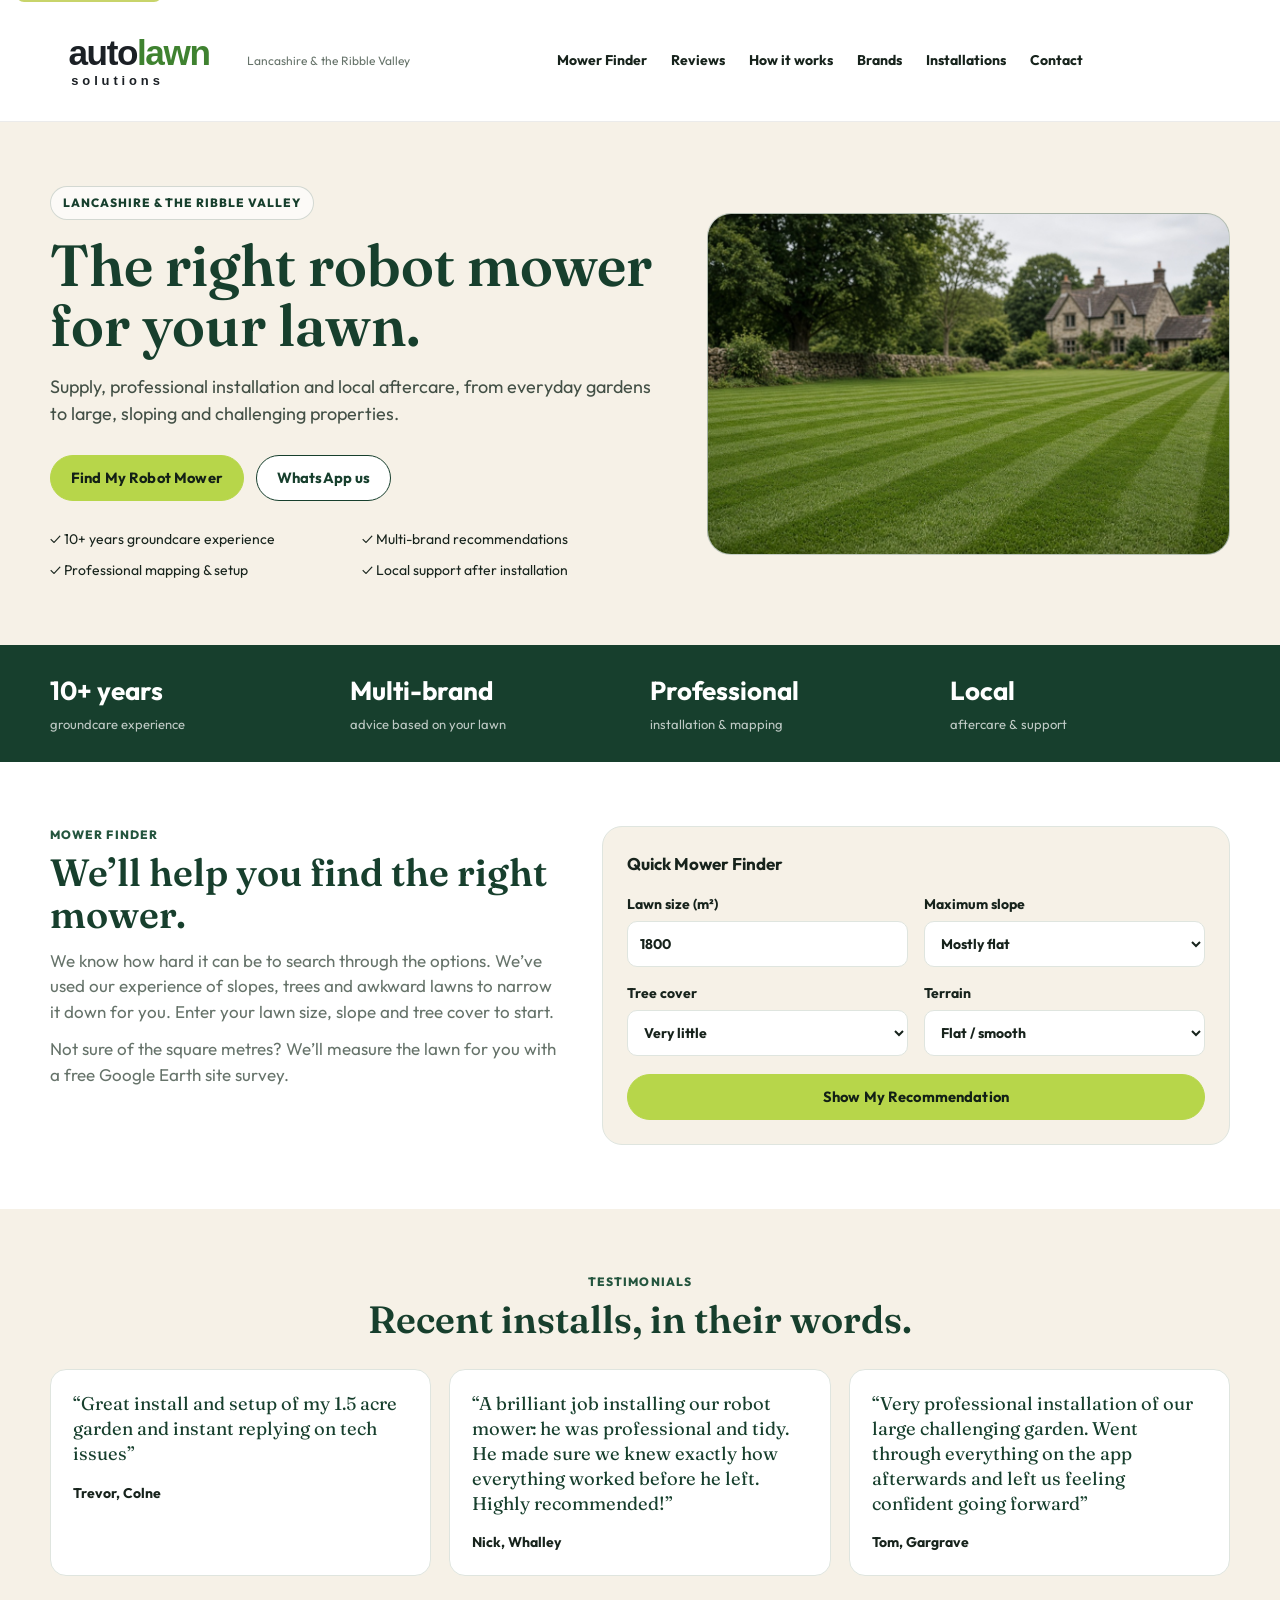
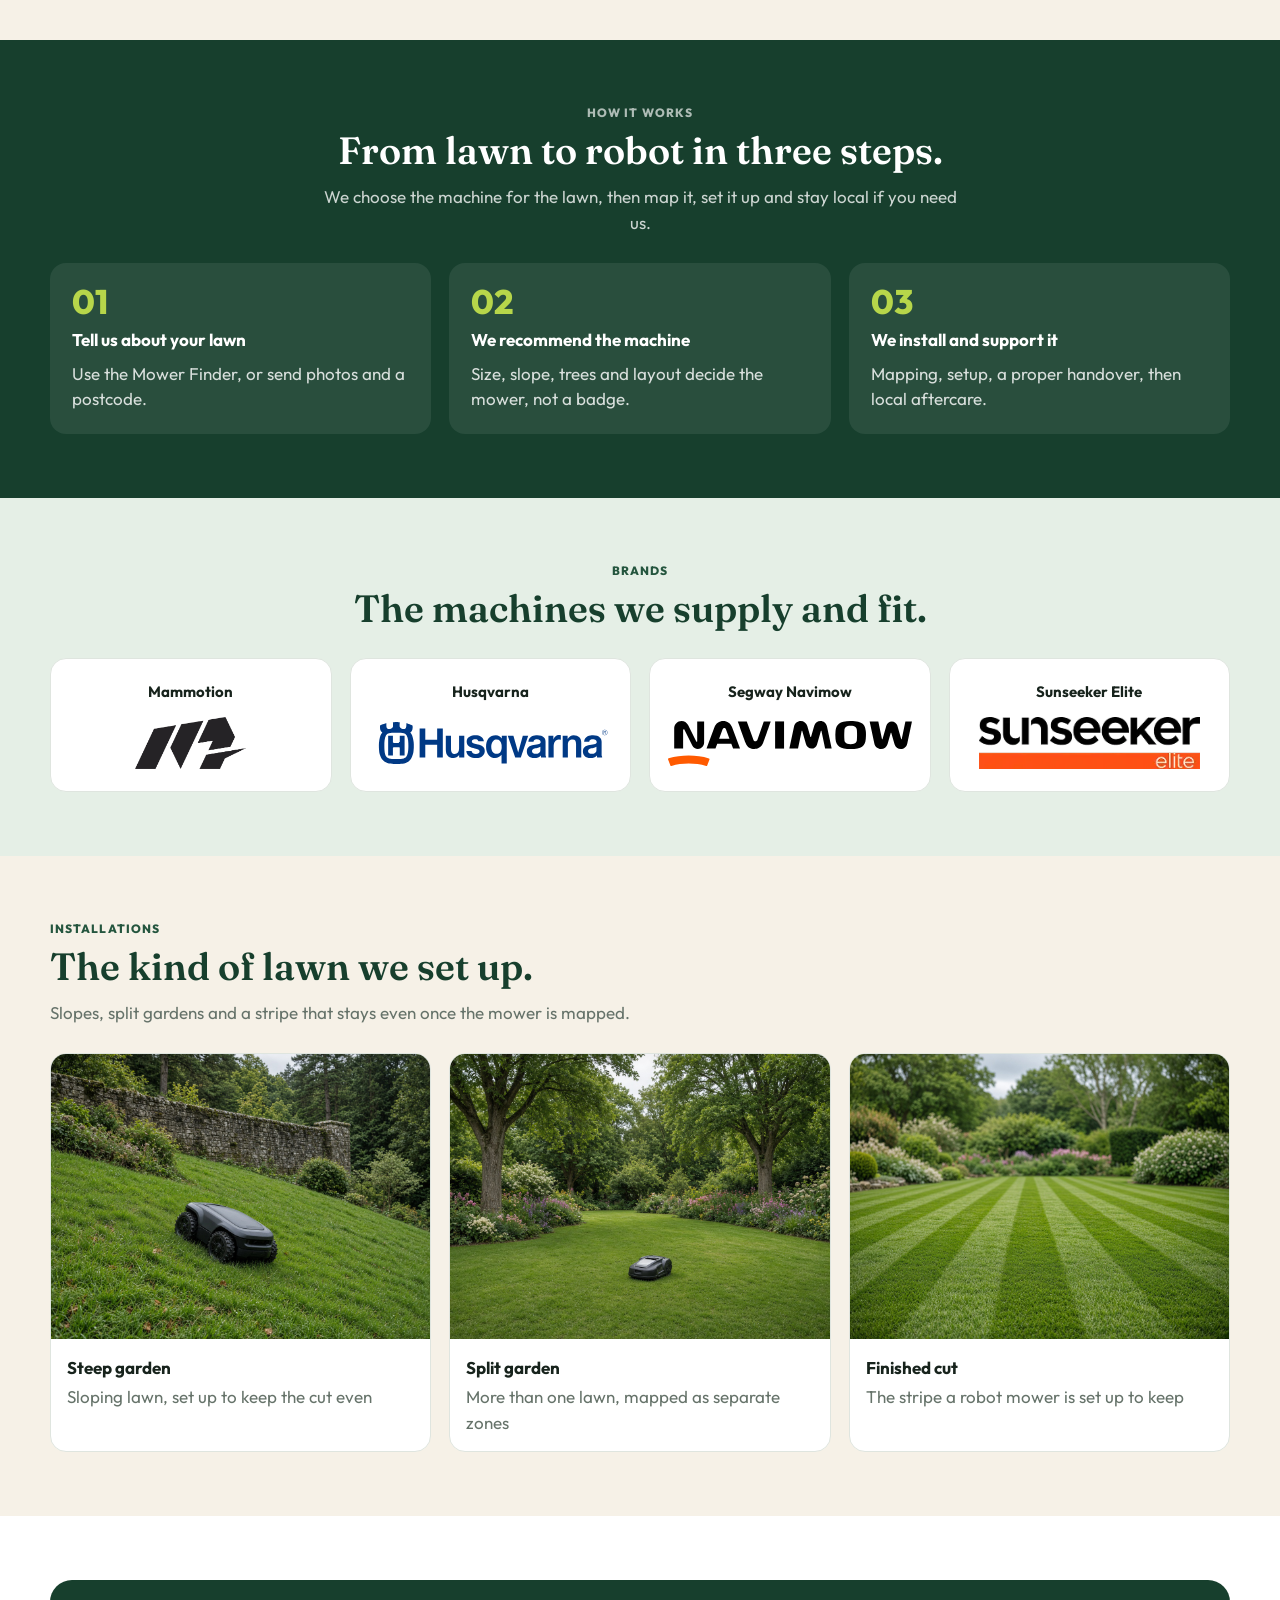
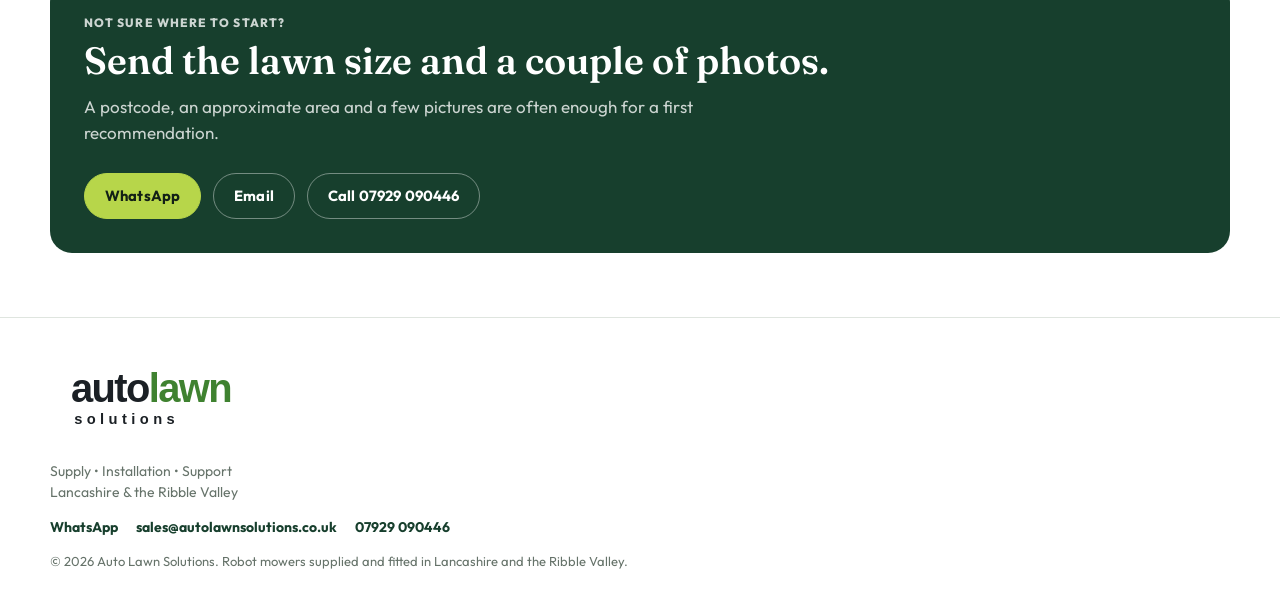
<file: index.html>
<!DOCTYPE html>
<html lang="en-GB">
<head>
  <meta charset="utf-8">
  <meta name="viewport" content="width=device-width, initial-scale=1">
  <title>Robot Mowers in Lancashire &amp; the Ribble Valley | Auto Lawn Solutions</title>
  <meta name="description" content="Robot mower supply, installation and aftercare in Lancashire and the Ribble Valley. Tell us your lawn size and we’ll recommend the right machine.">
  <link rel="canonical" href="https://jcvandan.github.io/auto-lawn-solutions/">
  <meta property="og:title" content="Robot Mowers in Lancashire &amp; the Ribble Valley | Auto Lawn Solutions">
  <meta property="og:description" content="Robot mower supply, installation and aftercare in Lancashire and the Ribble Valley.">
  <meta property="og:type" content="website">
  <meta property="og:locale" content="en_GB">
  <meta property="og:url" content="https://jcvandan.github.io/auto-lawn-solutions/">
  <meta property="og:image" content="https://jcvandan.github.io/auto-lawn-solutions/assets/images/hero-lawn.jpg">
  <meta name="twitter:card" content="summary_large_image">
  <link rel="icon" href="./assets/logo.svg" type="image/svg+xml">
  <link rel="preconnect" href="https://fonts.googleapis.com">
  <link rel="preconnect" href="https://fonts.gstatic.com" crossorigin>
  <link href="https://fonts.googleapis.com/css2?family=Fraunces:opsz,wght@9..144,500;9..144,600&family=Outfit:wght@400;500;600;700&display=swap" rel="stylesheet">
  <link rel="stylesheet" href="./css/styles.css">
  <link rel="stylesheet" href="./css/home.css">
</head>
<body class="home">
  <a class="skip-link" href="#main">Skip to content</a>
  <header class="site-header">
    <div class="header-inner">
      <a class="brand" href="./index.html">
        <img src="./assets/logo.svg" alt="Auto Lawn Solutions" width="400" height="192">
        <span class="brand-text">
          <span>Lancashire &amp; the Ribble Valley</span>
        </span>
      </a>
      <nav class="nav" aria-label="Primary">
        <a href="#finder">Mower Finder</a>
        <a href="#reviews">Reviews</a>
        <a href="#how">How it works</a>
        <a href="#brands">Brands</a>
        <a href="#installs">Installations</a>
        <a href="#contact">Contact</a>
      </nav>
      <div class="header-cta">
        <button class="nav-toggle" type="button" aria-expanded="false" aria-label="Open menu">
          <span></span><span></span><span></span>
        </button>
      </div>
    </div>
    <p class="header-place">Lancashire &amp; the Ribble Valley</p>
  </header>

  <main id="main">
    <section class="hp-hero">
      <div class="wrap hp-hero-grid">
        <div>
          <p class="hp-eyebrow">Lancashire &amp; the Ribble Valley</p>
          <h1>The right robot mower for your lawn.</h1>
          <p class="hp-lead">Supply, professional installation and local aftercare, from everyday gardens to large, sloping and challenging properties.</p>
          <div class="hp-actions">
            <a class="btn btn-primary" href="#finder">Find My Robot Mower</a>
            <a class="btn" href="https://wa.me/447929090446?text=Hi%2C%20I%27d%20like%20advice%20on%20a%20robot%20mower.">WhatsApp us</a>
          </div>
          <div class="hp-ticks">
            <span>✓ 10+ years groundcare experience</span>
            <span>✓ Multi-brand recommendations</span>
            <span>✓ Professional mapping &amp; setup</span>
            <span>✓ Local support after installation</span>
          </div>
        </div>
        <div class="hp-photo">
          <img src="./assets/images/hero-lawn.jpg" alt="A striped lawn in front of a stone house in the Ribble Valley">
        </div>
      </div>
    </section>

    <div class="hp-trust-band">
      <div class="wrap hp-trust">
        <div><b>10+ years</b><span>groundcare experience</span></div>
        <div><b>Multi-brand</b><span>advice based on your lawn</span></div>
        <div><b>Professional</b><span>installation &amp; mapping</span></div>
        <div><b>Local</b><span>aftercare &amp; support</span></div>
      </div>
    </div>

    <section class="hp-section hp-panel" id="finder">
      <div class="wrap hp-two-col">
        <div>
          <p class="hp-kicker">Mower Finder</p>
          <h2>We’ll help you find the right mower.</h2>
          <p class="hp-muted">We know how hard it can be to search through the options. We’ve used our experience of slopes, trees and awkward lawns to narrow it down for you. Enter your lawn size, slope and tree cover to start.</p>
          <p class="hp-muted">Not sure of the square metres? We’ll measure the lawn for you with a free Google Earth site survey.</p>
        </div>
        <form id="finder-form" class="hp-finder">
          <div class="hp-finder-head">
            <strong>Quick Mower Finder</strong>
          </div>
          <div class="hp-grid2">
            <label>Lawn size (m²)<input id="area" name="area" type="number" min="1" value="1800" inputmode="numeric"></label>
            <label>Maximum slope
              <select id="slope" name="slope">
                <option value="10">Mostly flat</option>
                <option value="20">10–20%</option>
                <option value="35">20–35%</option>
                <option value="50">Over 35%</option>
                <option value="0">Not sure</option>
              </select>
            </label>
            <label>Tree cover
              <select id="trees" name="trees">
                <option value="low">Very little</option>
                <option value="some">Some trees</option>
                <option value="heavy">Heavy</option>
              </select>
            </label>
            <label>Terrain
              <select id="terrain" name="terrain">
                <option value="flat">Flat / smooth</option>
                <option value="moderate">Some uneven ground</option>
                <option value="rough">Rough / challenging</option>
              </select>
            </label>
          </div>
          <button class="btn btn-primary" type="submit">Show My Recommendation</button>
          <div id="result" class="hp-result" role="status" aria-live="polite"></div>
        </form>
      </div>
    </section>

    <section class="hp-section hp-cream" id="reviews">
      <div class="wrap">
        <div class="hp-center">
          <p class="hp-kicker">Testimonials</p>
          <h2>Recent installs, in their words.</h2>
        </div>
        <div class="hp-quotes">
          <blockquote class="hp-quote">
            <p>“Great install and setup of my 1.5 acre garden and instant replying on tech issues”</p>
            <footer>Trevor, Colne</footer>
          </blockquote>
          <blockquote class="hp-quote">
            <p>“A brilliant job installing our robot mower: he was professional and tidy. He made sure we knew exactly how everything worked before he left. Highly recommended!”</p>
            <footer>Nick, Whalley</footer>
          </blockquote>
          <blockquote class="hp-quote">
            <p>“Very professional installation of our large challenging garden. Went through everything on the app afterwards and left us feeling confident going forward”</p>
            <footer>Tom, Gargrave</footer>
          </blockquote>
        </div>
      </div>
    </section>

    <section class="hp-section hp-dark" id="how">
      <div class="wrap">
        <div class="hp-center">
          <p class="hp-kicker">How it works</p>
          <h2>From lawn to robot in three steps.</h2>
          <p class="hp-dark-lead">We choose the machine for the lawn, then map it, set it up and stay local if you need us.</p>
        </div>
        <div class="hp-steps">
          <article class="hp-step"><div class="num">01</div><strong>Tell us about your lawn</strong><p>Use the Mower Finder, or send photos and a postcode.</p></article>
          <article class="hp-step"><div class="num">02</div><strong>We recommend the machine</strong><p>Size, slope, trees and layout decide the mower, not a badge.</p></article>
          <article class="hp-step"><div class="num">03</div><strong>We install and support it</strong><p>Mapping, setup, a proper handover, then local aftercare.</p></article>
        </div>
      </div>
    </section>

    <section class="hp-section hp-sage" id="brands">
      <div class="wrap">
        <div class="hp-center">
          <p class="hp-kicker">Brands</p>
          <h2>The machines we supply and fit.</h2>
        </div>
        <ul class="hp-brands">
          <li>
            <p>Mammotion</p>
            <img src="./assets/brands/mammotion.png" alt="">
          </li>
          <li>
            <p>Husqvarna</p>
            <img src="./assets/brands/husqvarna.svg" alt="">
          </li>
          <li>
            <p>Segway Navimow</p>
            <img src="./assets/brands/navimow.svg" alt="">
          </li>
          <li>
            <p>Sunseeker Elite</p>
            <img src="./assets/brands/sunseeker.webp" alt="">
          </li>
        </ul>
      </div>
    </section>

    <section class="hp-section hp-cream" id="installs">
      <div class="wrap">
        <p class="hp-kicker">Installations</p>
        <h2>The kind of lawn we set up.</h2>
        <p class="hp-muted">Slopes, split gardens and a stripe that stays even once the mower is mapped.</p>
        <div class="hp-install-grid">
          <article class="hp-install">
            <div class="hp-photo">
              <img src="./assets/images/mower-slope.jpg" alt="Robot mower working a steep lawn beside a stone wall">
            </div>
            <div class="hp-install-body">
              <strong>Steep garden</strong>
              <p class="hp-muted">Sloping lawn, set up to keep the cut even</p>
            </div>
          </article>
          <article class="hp-install">
            <div class="hp-photo">
              <img src="./assets/images/mower-garden.jpg" alt="Robot mower crossing a large garden with mature trees">
            </div>
            <div class="hp-install-body">
              <strong>Split garden</strong>
              <p class="hp-muted">More than one lawn, mapped as separate zones</p>
            </div>
          </article>
          <article class="hp-install">
            <div class="hp-photo">
              <img src="./assets/images/lawn-finish.jpg" alt="Close view of a freshly striped lawn">
            </div>
            <div class="hp-install-body">
              <strong>Finished cut</strong>
              <p class="hp-muted">The stripe a robot mower is set up to keep</p>
            </div>
          </article>
        </div>
      </div>
    </section>

    <section class="hp-section" id="survey">
      <div class="wrap">
        <div class="hp-cta">
          <p class="hp-kicker">Not sure where to start?</p>
          <h2>Send the lawn size and a couple of photos.</h2>
          <p>A postcode, an approximate area and a few pictures are often enough for a first recommendation.</p>
          <div class="hp-actions">
            <a class="btn btn-primary" href="https://wa.me/447929090446?text=Hi%2C%20I%27d%20like%20advice%20on%20a%20robot%20mower.">WhatsApp</a>
            <a class="btn hp-btn-ghost" href="mailto:sales@autolawnsolutions.co.uk?subject=Robot%20mower%20enquiry">Email</a>
            <a class="btn hp-btn-ghost" href="tel:+447929090446">Call 07929 090446</a>
          </div>
        </div>
      </div>
    </section>
  </main>

  <footer class="site-footer" id="contact">
    <div class="wrap hp-footer">
      <a class="brand" href="./index.html"><img src="./assets/logo.svg" alt="Auto Lawn Solutions" width="400" height="192"></a>
      <div>Supply • Installation • Support</div>
      <div>Lancashire &amp; the Ribble Valley</div>
      <div class="hp-footer-links">
        <a href="https://wa.me/447929090446">WhatsApp</a>
        <a href="mailto:sales@autolawnsolutions.co.uk">sales@autolawnsolutions.co.uk</a>
        <a href="tel:+447929090446">07929 090446</a>
      </div>
      <p class="hp-footer-meta">© <span data-year></span> Auto Lawn Solutions. Robot mowers supplied and fitted in Lancashire and the Ribble Valley.</p>
    </div>
  </footer>

  <div class="mobile-cta">
    <a class="btn btn-primary" href="https://wa.me/447929090446?text=Hi%2C%20I%27d%20like%20advice%20on%20a%20robot%20mower.">WhatsApp us</a>
  </div>

  <script type="application/ld+json">
  {
    "@context": "https://schema.org",
    "@graph": [
      {
        "@type": "LocalBusiness",
        "@id": "https://jcvandan.github.io/auto-lawn-solutions/#business",
        "name": "Auto Lawn Solutions",
        "url": "https://jcvandan.github.io/auto-lawn-solutions/",
        "image": "https://jcvandan.github.io/auto-lawn-solutions/assets/images/hero-lawn.jpg",
        "description": "Robot mower supply, installation and aftercare in Lancashire and the Ribble Valley.",
        "email": "sales@autolawnsolutions.co.uk",
        "telephone": "+447929090446",
        "address": {
          "@type": "PostalAddress",
          "addressRegion": "Lancashire",
          "addressCountry": "GB"
        },
        "areaServed": [
          {"@type": "AdministrativeArea", "name": "Lancashire"},
          {"@type": "AdministrativeArea", "name": "Ribble Valley"},
          {"@type": "City", "name": "Clitheroe"},
          {"@type": "City", "name": "Preston"},
          {"@type": "City", "name": "Blackburn"},
          {"@type": "City", "name": "Burnley"},
          {"@type": "City", "name": "Lancaster"},
          {"@type": "AdministrativeArea", "name": "North West England"}
        ],
        "knowsAbout": ["robot mowers", "robotic lawn mowers", "Mammotion", "Husqvarna Automower", "Segway Navimow", "Sunseeker Elite"],
        "hasOfferCatalog": {
          "@type": "OfferCatalog",
          "name": "Robot mower services in Lancashire",
          "itemListElement": [
            {"@type": "Offer", "itemOffered": {"@type": "Service", "name": "Free robot mower lawn survey", "areaServed": "Lancashire"}},
            {"@type": "Offer", "itemOffered": {"@type": "Service", "name": "Robot mower supply and setup", "areaServed": "Lancashire"}},
            {"@type": "Offer", "itemOffered": {"@type": "Service", "name": "Robot mower after-sales support", "areaServed": "Ribble Valley"}}
          ]
        }
      },
      {
        "@type": "WebSite",
        "name": "Auto Lawn Solutions",
        "url": "https://jcvandan.github.io/auto-lawn-solutions/"
      }
    ]
  }
  </script>
  <script src="./js/main.js"></script>
  <script>
    (function () {
      var form = document.getElementById("finder-form");
      if (!form) return;

      var phone = "447929090446";
      var email = "sales@autolawnsolutions.co.uk";

      form.addEventListener("submit", function (e) {
        e.preventDefault();
        var area = Math.max(1, Number(document.getElementById("area").value) || 1);
        var slopeLabel = document.getElementById("slope").selectedOptions[0].text;
        var treesLabel = document.getElementById("trees").selectedOptions[0].text;
        var terrainLabel = document.getElementById("terrain").selectedOptions[0].text;
        var acres = area / 4046.8564224;
        var areaText = area.toLocaleString("en-GB") + " m²";
        if (acres >= 0.1) areaText += " (about " + acres.toFixed(1) + " acres)";

        var message = "Hi, I'd like a robot mower recommendation. Lawn size: " + area.toLocaleString("en-GB") + " m². Slope: " + slopeLabel + ". Tree cover: " + treesLabel + ". Terrain: " + terrainLabel + ".";

        var result = document.getElementById("result");
        result.replaceChildren();

        var h = document.createElement("h3");
        h.textContent = "Your lawn is about " + areaText + ".";
        var p = document.createElement("p");
        p.textContent = "Send this across and we’ll recommend the right machine.";

        var actions = document.createElement("div");
        actions.className = "hp-result-actions";

        function addLink(href, label, primary) {
          var link = document.createElement("a");
          link.className = primary ? "btn btn-primary" : "btn";
          link.href = href;
          link.textContent = label;
          actions.appendChild(link);
        }

        addLink("https://wa.me/" + phone + "?text=" + encodeURIComponent(message), "WhatsApp", true);
        addLink("mailto:" + email + "?subject=" + encodeURIComponent("Robot mower recommendation") + "&body=" + encodeURIComponent(message), "Email", false);
        addLink("tel:+" + phone, "Call", false);

        result.append(h, p, actions);
        result.style.display = "block";
      });
    })();
  </script>
</body>
</html>
</file>
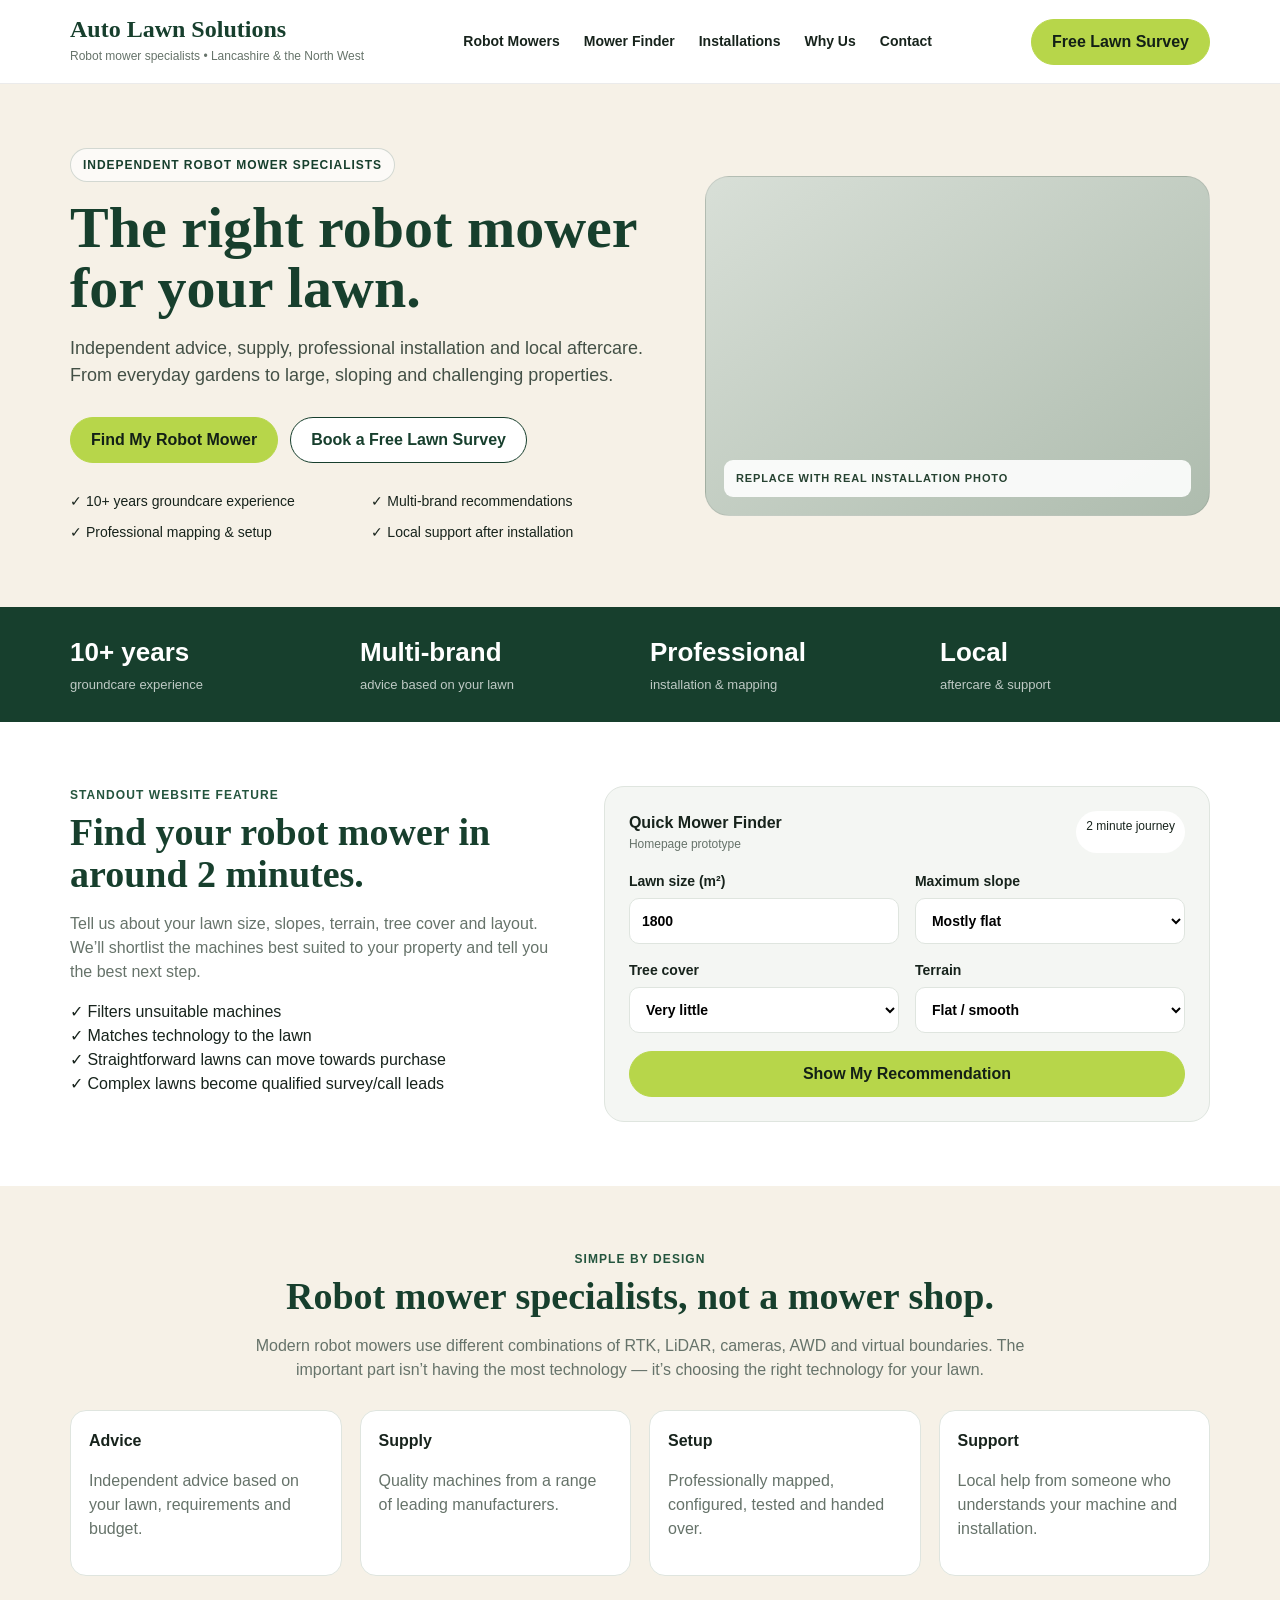
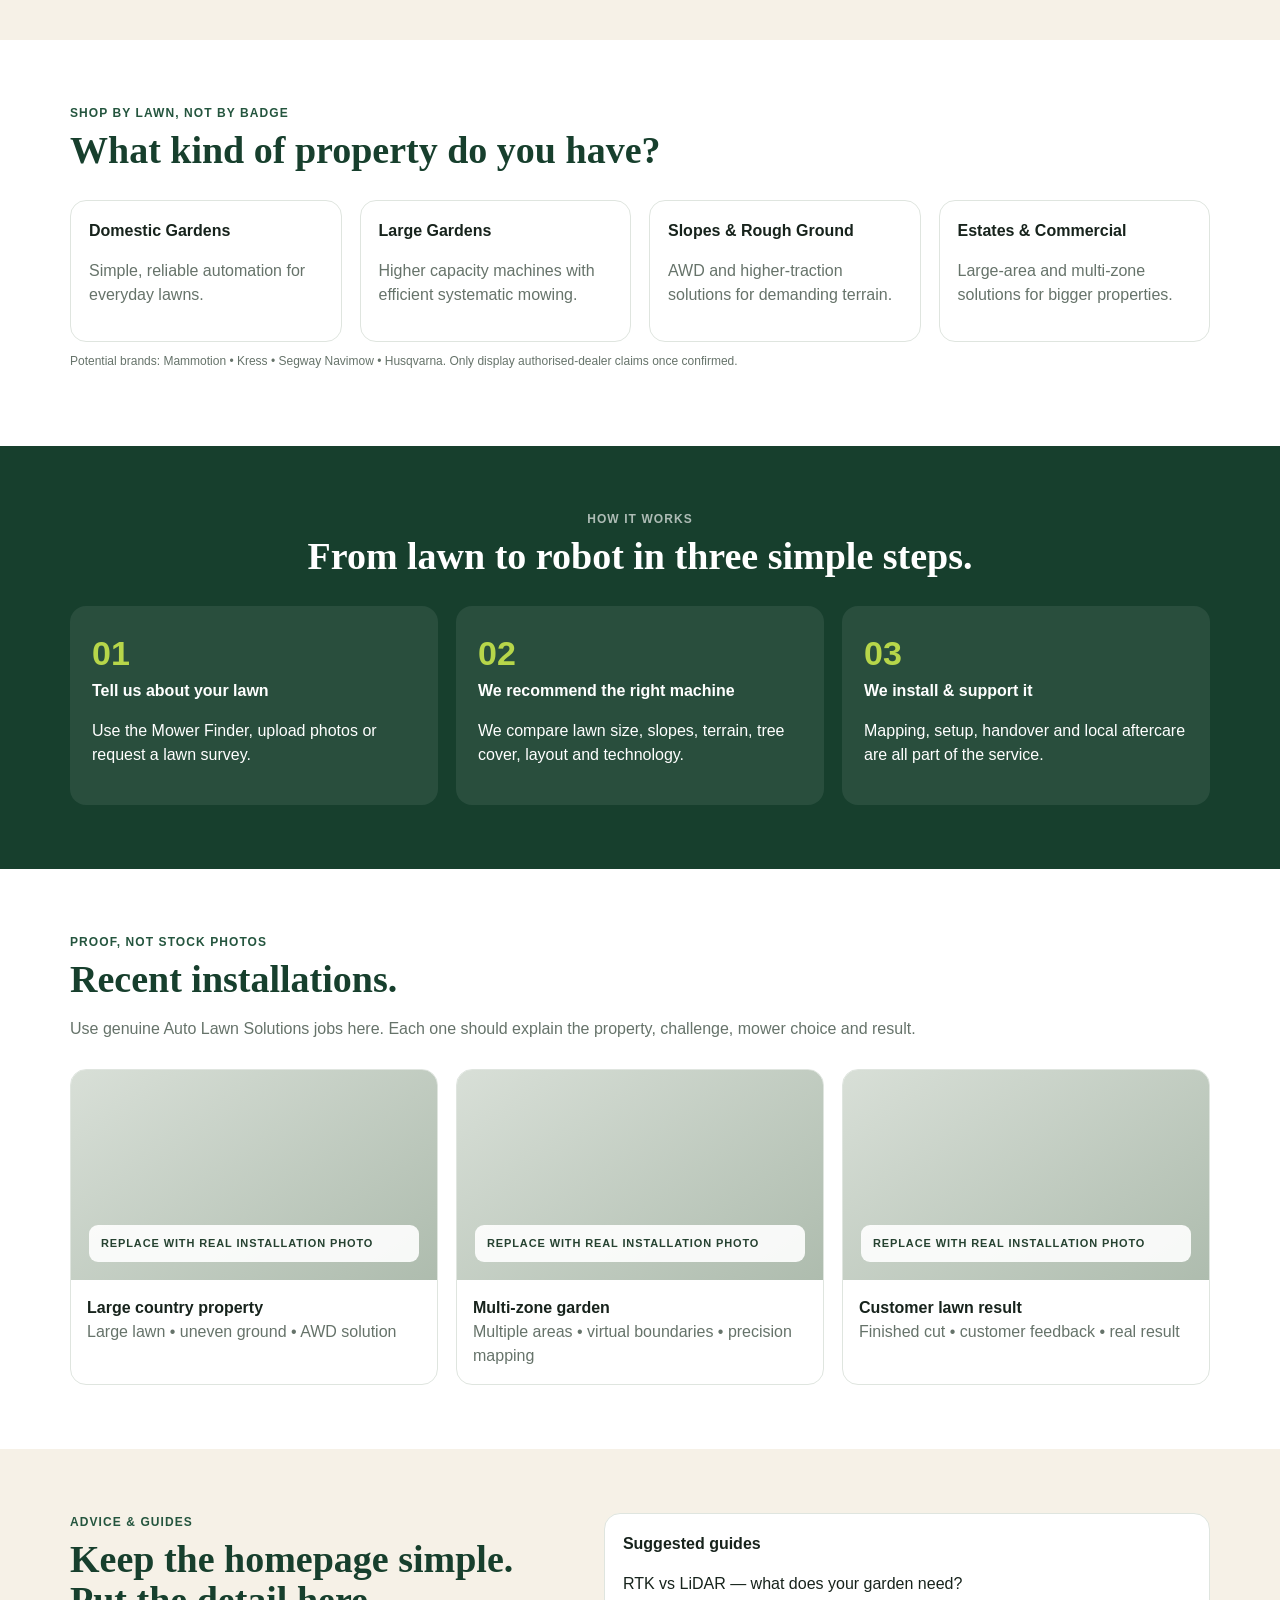
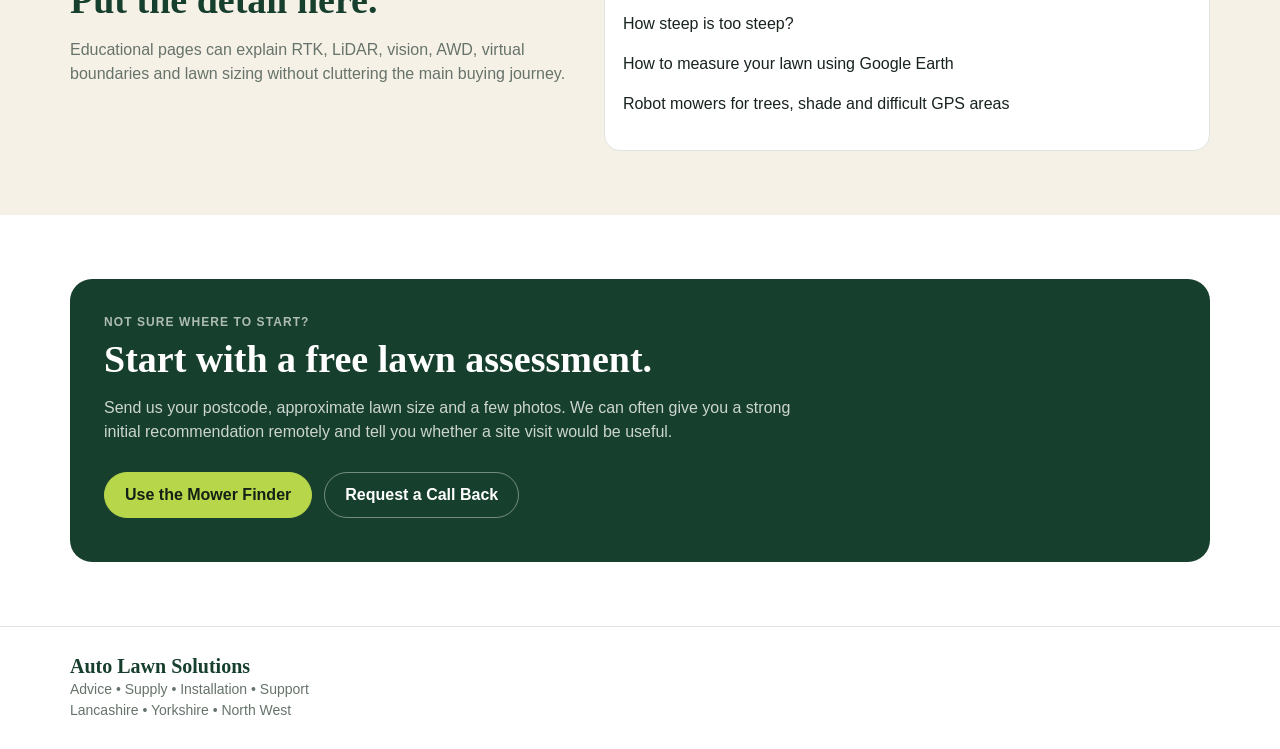
<file: Auto_Lawn_Solutions_Homepage_Concept-26.html>
<!doctype html>
<html lang="en">
<head>
<meta charset="utf-8">
<meta name="viewport" content="width=device-width,initial-scale=1">
<title>Auto Lawn Solutions — Homepage Concept</title>
<style>
:root{
  --green:#173f2d;--green2:#24553e;--cream:#f6f1e7;--lime:#b7d64a;
  --ink:#17231c;--muted:#66736a;--border:#dfe5df;--panel:#f4f6f3;
}
*{box-sizing:border-box}
body{margin:0;font-family:Arial,Helvetica,sans-serif;color:var(--ink);background:white;line-height:1.5}
a{text-decoration:none;color:inherit}
button,input,select{font:inherit}
.wrap{max-width:1180px;margin:0 auto;padding:0 20px}
.serif{font-family:Georgia,'Times New Roman',serif}
header{border-bottom:1px solid rgba(0,0,0,.08);background:#fff}
.header{display:flex;gap:18px;align-items:center;justify-content:space-between;padding:16px 20px}
.brand strong{display:block;font:700 24px Georgia,serif;color:var(--green)}
.brand span{font-size:12px;color:var(--muted)}
nav{display:flex;gap:24px;font-size:14px;font-weight:700}
.btn{display:inline-flex;align-items:center;justify-content:center;min-height:46px;border-radius:999px;padding:0 20px;font-weight:700;border:1px solid var(--green);cursor:pointer;background:white;color:var(--green)}
.btn-primary{background:var(--lime);border-color:var(--lime);color:#132016}
.hero{background:var(--cream);padding:64px 0}
.hero-grid{display:grid;grid-template-columns:1.08fr .92fr;gap:42px;align-items:center}
.eyebrow{display:inline-block;border:1px solid rgba(23,63,45,.18);background:rgba(255,255,255,.65);border-radius:999px;padding:7px 12px;color:var(--green);font-size:12px;font-weight:800;letter-spacing:.08em;text-transform:uppercase}
h1{font:700 58px/1.03 Georgia,serif;color:var(--green);margin:16px 0 18px}
h2{font:700 38px/1.1 Georgia,serif;color:var(--green);margin:8px 0 12px}
.lead{font-size:18px;max-width:680px;color:#435046}
.actions{display:flex;gap:12px;flex-wrap:wrap;margin-top:28px}
.ticks{display:grid;grid-template-columns:1fr 1fr;gap:10px;margin-top:28px;font-size:14px}
.photo{min-height:340px;border-radius:24px;background:linear-gradient(145deg,#d8dfd7,#aebcae);position:relative;border:1px solid rgba(0,0,0,.08);overflow:hidden}
.photo:after{content:'REPLACE WITH REAL INSTALLATION PHOTO';position:absolute;left:18px;right:18px;bottom:18px;background:rgba(255,255,255,.9);padding:10px 12px;border-radius:9px;font-size:11px;font-weight:800;letter-spacing:.08em;color:#264231}
.dark{background:var(--green);color:#fff}
.trust{display:grid;grid-template-columns:repeat(4,1fr);gap:20px;padding:26px 20px}
.trust b{font-size:26px;display:block}
.trust span{font-size:13px;color:rgba(255,255,255,.72)}
section{padding:64px 0}
.two-col{display:grid;grid-template-columns:.9fr 1.1fr;gap:38px;align-items:start}
.kicker{font-size:12px;font-weight:800;letter-spacing:.09em;text-transform:uppercase;color:var(--green2)}
.muted{color:var(--muted)}
.finder{background:var(--panel);border:1px solid var(--border);border-radius:20px;padding:24px}
.finder-head{display:flex;justify-content:space-between;gap:16px;margin-bottom:18px}
.pill{border-radius:999px;background:white;padding:6px 10px;font-size:12px}
.grid2{display:grid;grid-template-columns:1fr 1fr;gap:16px}
label{display:block;font-size:14px;font-weight:700}
input,select{width:100%;min-height:46px;margin-top:6px;border:1px solid var(--border);border-radius:10px;padding:10px 12px;background:white}
.result{margin-top:16px;background:white;border:1px solid rgba(23,63,45,.14);border-radius:14px;padding:16px;display:none}
.cards4{display:grid;grid-template-columns:repeat(4,1fr);gap:18px;margin-top:28px}
.card{border:1px solid var(--border);border-radius:16px;padding:18px;background:#fff}
.cream{background:var(--cream)}
.steps{display:grid;grid-template-columns:repeat(3,1fr);gap:18px;margin-top:28px}
.step{border-radius:16px;background:rgba(255,255,255,.08);padding:22px}
.step .num{font-size:34px;font-weight:800;color:var(--lime)}
.install-grid{display:grid;grid-template-columns:repeat(3,1fr);gap:18px;margin-top:28px}
.install{border:1px solid var(--border);border-radius:16px;overflow:hidden}
.install .photo{min-height:210px;border:0;border-radius:0}
.install-body{padding:16px}
.cta{background:var(--green);color:white;border-radius:22px;padding:34px}
.cta h2{color:white}
footer{border-top:1px solid var(--border);padding:28px 0;font-size:14px;color:var(--muted)}
.note{font-size:12px;color:var(--muted);margin-top:10px}
@media(max-width:900px){
 nav{display:none}
 .hero-grid,.two-col{grid-template-columns:1fr}
 .trust,.cards4{grid-template-columns:1fr 1fr}
 .steps,.install-grid{grid-template-columns:1fr}
 h1{font-size:44px}
}
@media(max-width:560px){
 .header{align-items:flex-start;flex-wrap:wrap}
 .brand strong{font-size:21px}
 .hero{padding:42px 0}
 h1{font-size:38px}
 h2{font-size:31px}
 .ticks,.grid2,.trust,.cards4{grid-template-columns:1fr}
 .btn{width:100%}
 .actions{width:100%}
 .photo{min-height:250px}
}
</style>
</head>
<body>
<header>
  <div class="header wrap">
    <div class="brand"><strong>Auto Lawn Solutions</strong><span>Robot mower specialists • Lancashire & the North West</span></div>
    <nav><a href="#mowers">Robot Mowers</a><a href="#finder">Mower Finder</a><a href="#installs">Installations</a><a href="#why">Why Us</a><a href="#contact">Contact</a></nav>
    <a class="btn btn-primary" href="#survey">Free Lawn Survey</a>
  </div>
</header>

<div class="hero">
  <div class="wrap hero-grid">
    <div>
      <span class="eyebrow">Independent robot mower specialists</span>
      <h1>The right robot mower for your lawn.</h1>
      <p class="lead">Independent advice, supply, professional installation and local aftercare. From everyday gardens to large, sloping and challenging properties.</p>
      <div class="actions"><a class="btn btn-primary" href="#finder">Find My Robot Mower</a><a class="btn" href="#survey">Book a Free Lawn Survey</a></div>
      <div class="ticks"><span>✓ 10+ years groundcare experience</span><span>✓ Multi-brand recommendations</span><span>✓ Professional mapping & setup</span><span>✓ Local support after installation</span></div>
    </div>
    <div class="photo"></div>
  </div>
</div>

<div class="dark">
  <div class="wrap trust">
    <div><b>10+ years</b><span>groundcare experience</span></div>
    <div><b>Multi-brand</b><span>advice based on your lawn</span></div>
    <div><b>Professional</b><span>installation & mapping</span></div>
    <div><b>Local</b><span>aftercare & support</span></div>
  </div>
</div>

<section id="finder">
  <div class="wrap two-col">
    <div>
      <div class="kicker">Standout website feature</div>
      <h2>Find your robot mower in around 2 minutes.</h2>
      <p class="muted">Tell us about your lawn size, slopes, terrain, tree cover and layout. We’ll shortlist the machines best suited to your property and tell you the best next step.</p>
      <p>✓ Filters unsuitable machines<br>✓ Matches technology to the lawn<br>✓ Straightforward lawns can move towards purchase<br>✓ Complex lawns become qualified survey/call leads</p>
    </div>
    <form id="finder-form" class="finder">
      <div class="finder-head"><div><strong>Quick Mower Finder</strong><div class="muted" style="font-size:12px">Homepage prototype</div></div><span class="pill">2 minute journey</span></div>
      <div class="grid2">
        <label>Lawn size (m²)<input id="area" type="number" min="1" value="1800"></label>
        <label>Maximum slope<select id="slope"><option value="10">Mostly flat</option><option value="20">10–20%</option><option value="35">20–35%</option><option value="50">Over 35%</option><option value="0">Not sure</option></select></label>
        <label>Tree cover<select id="trees"><option value="low">Very little</option><option value="some">Some trees</option><option value="heavy">Heavy</option></select></label>
        <label>Terrain<select id="terrain"><option value="flat">Flat / smooth</option><option value="moderate">Some uneven ground</option><option value="rough">Rough / challenging</option></select></label>
      </div>
      <button class="btn btn-primary" style="width:100%;margin-top:18px" type="submit">Show My Recommendation</button>
      <div id="result" class="result"></div>
    </form>
  </div>
</section>

<section id="why" class="cream">
  <div class="wrap">
    <div style="max-width:800px;margin:0 auto;text-align:center">
      <div class="kicker">Simple by design</div>
      <h2>Robot mower specialists, not a mower shop.</h2>
      <p class="muted">Modern robot mowers use different combinations of RTK, LiDAR, cameras, AWD and virtual boundaries. The important part isn’t having the most technology — it’s choosing the right technology for your lawn.</p>
    </div>
    <div class="cards4">
      <div class="card"><strong>Advice</strong><p class="muted">Independent advice based on your lawn, requirements and budget.</p></div>
      <div class="card"><strong>Supply</strong><p class="muted">Quality machines from a range of leading manufacturers.</p></div>
      <div class="card"><strong>Setup</strong><p class="muted">Professionally mapped, configured, tested and handed over.</p></div>
      <div class="card"><strong>Support</strong><p class="muted">Local help from someone who understands your machine and installation.</p></div>
    </div>
  </div>
</section>

<section id="mowers">
  <div class="wrap">
    <div class="kicker">Shop by lawn, not by badge</div>
    <h2>What kind of property do you have?</h2>
    <div class="cards4">
      <div class="card"><strong>Domestic Gardens</strong><p class="muted">Simple, reliable automation for everyday lawns.</p></div>
      <div class="card"><strong>Large Gardens</strong><p class="muted">Higher capacity machines with efficient systematic mowing.</p></div>
      <div class="card"><strong>Slopes & Rough Ground</strong><p class="muted">AWD and higher-traction solutions for demanding terrain.</p></div>
      <div class="card"><strong>Estates & Commercial</strong><p class="muted">Large-area and multi-zone solutions for bigger properties.</p></div>
    </div>
    <p class="note">Potential brands: Mammotion • Kress • Segway Navimow • Husqvarna. Only display authorised-dealer claims once confirmed.</p>
  </div>
</section>

<section class="dark">
  <div class="wrap">
    <div style="text-align:center"><div class="kicker" style="color:rgba(255,255,255,.65)">How it works</div><h2 style="color:white">From lawn to robot in three simple steps.</h2></div>
    <div class="steps">
      <div class="step"><div class="num">01</div><strong>Tell us about your lawn</strong><p>Use the Mower Finder, upload photos or request a lawn survey.</p></div>
      <div class="step"><div class="num">02</div><strong>We recommend the right machine</strong><p>We compare lawn size, slopes, terrain, tree cover, layout and technology.</p></div>
      <div class="step"><div class="num">03</div><strong>We install & support it</strong><p>Mapping, setup, handover and local aftercare are all part of the service.</p></div>
    </div>
  </div>
</section>

<section id="installs">
  <div class="wrap">
    <div class="kicker">Proof, not stock photos</div>
    <h2>Recent installations.</h2>
    <p class="muted">Use genuine Auto Lawn Solutions jobs here. Each one should explain the property, challenge, mower choice and result.</p>
    <div class="install-grid">
      <article class="install"><div class="photo"></div><div class="install-body"><strong>Large country property</strong><div class="muted">Large lawn • uneven ground • AWD solution</div></div></article>
      <article class="install"><div class="photo"></div><div class="install-body"><strong>Multi-zone garden</strong><div class="muted">Multiple areas • virtual boundaries • precision mapping</div></div></article>
      <article class="install"><div class="photo"></div><div class="install-body"><strong>Customer lawn result</strong><div class="muted">Finished cut • customer feedback • real result</div></div></article>
    </div>
  </div>
</section>

<section class="cream">
  <div class="wrap two-col">
    <div><div class="kicker">Advice & guides</div><h2>Keep the homepage simple. Put the detail here.</h2><p class="muted">Educational pages can explain RTK, LiDAR, vision, AWD, virtual boundaries and lawn sizing without cluttering the main buying journey.</p></div>
    <div class="card"><strong>Suggested guides</strong><p>RTK vs LiDAR — what does your garden need?</p><p>How steep is too steep?</p><p>How to measure your lawn using Google Earth</p><p>Robot mowers for trees, shade and difficult GPS areas</p></div>
  </div>
</section>

<section id="survey">
  <div class="wrap">
    <div class="cta">
      <div class="kicker" style="color:rgba(255,255,255,.65)">Not sure where to start?</div>
      <h2>Start with a free lawn assessment.</h2>
      <p style="max-width:720px;color:rgba(255,255,255,.78)">Send us your postcode, approximate lawn size and a few photos. We can often give you a strong initial recommendation remotely and tell you whether a site visit would be useful.</p>
      <div class="actions"><a class="btn btn-primary" href="#finder">Use the Mower Finder</a><button id="callback" class="btn" style="border-color:rgba(255,255,255,.4);color:white;background:transparent">Request a Call Back</button></div>
      <div id="callback-note" class="note" style="color:rgba(255,255,255,.72)"></div>
    </div>
  </div>
</section>

<footer id="contact">
  <div class="wrap"><strong style="font:700 20px Georgia,serif;color:var(--green)">Auto Lawn Solutions</strong><div>Advice • Supply • Installation • Support</div><div>Lancashire • Yorkshire • North West</div></div>
</footer>

<script>
const form=document.getElementById('finder-form');
form.addEventListener('submit',function(e){
 e.preventDefault();
 const area=Math.max(1,Number(document.getElementById('area').value)||1);
 const slope=Number(document.getElementById('slope').value);
 const trees=document.getElementById('trees').value;
 const terrain=document.getElementById('terrain').value;
 let complexity=0;
 if(slope===0||slope>20) complexity++;
 if(slope>35) complexity+=2;
 if(trees==='heavy') complexity+=2;
 if(terrain==='rough') complexity+=2;
 if(area>5000) complexity+=2;
 let size=area<=1000?'1,000 m² class':area<=3000?'3,000 m² class':area<=5000?'5,000 m² class':'large-area / commercial class';
 let html='';
 if(complexity<=1){
   html='<b>Good online match</b><h3>'+size+'</h3><p>This looks relatively straightforward. The live site could show 1–3 suitable machines and allow a package-price request or purchase after final confirmation.</p>';
 } else if(complexity<=4){
   html='<b>Recommendation + quick check</b><h3>'+size+'</h3><p>There is a clear direction, but tree cover, slope or terrain should be checked before purchase. This becomes a strong warm lead for a call, photos or satellite assessment.</p>';
 } else {
   html='<b>Specialist assessment recommended</b><h3>Complex property</h3><p>This should not go straight to checkout. The best next step is a specialist assessment or site survey before specifying a machine.</p>';
 }
 const r=document.getElementById('result'); r.innerHTML=html; r.style.display='block';
});
document.getElementById('callback').addEventListener('click',function(){
 document.getElementById('callback-note').textContent='Live version: open a short form for name, phone, postcode and preferred contact time, then send the lead into the CRM.';
});
</script>
</body>
</html>
</file>
<file: css/styles.css>
:root {
  --forest: #14261c;
  --forest-2: #1c3326;
  --forest-3: #274536;
  --sage: #7a9a7e;
  --sage-soft: #c5d4c4;
  --cream: #f6f1e8;
  --cream-2: #ebe3d4;
  --paper: #fdfbf7;
  --ink: #141c17;
  --muted: #5d675f;
  --lime: #c8d46a;
  --lime-deep: #b3c24a;
  --gold: #c4a35a;
  --white: #ffffff;
  --line: rgba(20, 38, 28, 0.1);
  --line-strong: rgba(20, 38, 28, 0.18);
  --shadow: 0 24px 60px rgba(20, 38, 28, 0.12);
  --radius: 18px;
  --radius-sm: 12px;
  --header-h: 82px;
  --max: 1180px;
  --wide: 1320px;
}

*,
*::before,
*::after {
  box-sizing: border-box;
}

html {
  scroll-behavior: smooth;
}

body {
  margin: 0;
  color: var(--ink);
  background: var(--cream);
  font-family: "Outfit", system-ui, sans-serif;
  font-size: 1.0625rem;
  line-height: 1.65;
  letter-spacing: -0.01em;
}

img {
  max-width: 100%;
  display: block;
}

a {
  color: inherit;
}

h1,
h2,
h3,
h4,
p {
  margin: 0;
}

button,
input {
  font: inherit;
}

::selection {
  background: var(--lime);
  color: var(--forest);
}

.skip-link {
  position: absolute;
  left: 1rem;
  top: -40px;
  z-index: 100;
  background: var(--lime);
  color: var(--forest);
  padding: 0.5rem 0.9rem;
  border-radius: 8px;
  font-weight: 600;
}

.skip-link:focus {
  top: 1rem;
}

/* ---------- Header ---------- */

.site-header {
  position: sticky;
  top: 0;
  z-index: 50;
  min-height: var(--header-h);
  display: flex;
  align-items: center;
  background: var(--cream);
  border-bottom: 1px solid transparent;
  transition: background 0.25s ease, border-color 0.25s ease, box-shadow 0.25s ease;
}

.site-header.is-scrolled {
  border-bottom-color: var(--line);
  box-shadow: 0 8px 30px rgba(20, 38, 28, 0.06);
}

.header-inner {
  width: min(100% - 2rem, var(--wide));
  margin-inline: auto;
  display: flex;
  align-items: center;
  justify-content: space-between;
  gap: 1.5rem;
  padding-block: 0.45rem;
}

.brand {
  display: flex;
  align-items: center;
  gap: 0.75rem;
  text-decoration: none;
  min-width: 0;
}

.brand img {
  width: 185px;
  height: 89px;
  flex: 0 0 auto;
  object-fit: contain;
  object-position: left center;
}

.brand-text {
  display: flex;
  flex-direction: column;
  line-height: 1.1;
}

.brand-text strong {
  font-family: "Fraunces", Georgia, serif;
  font-size: 1.02rem;
  font-weight: 600;
  letter-spacing: -0.02em;
}

.brand-text span {
  font-size: 0.68rem;
  letter-spacing: 0.08em;
  text-transform: uppercase;
  color: var(--muted);
}

.nav {
  display: flex;
  align-items: center;
  gap: 0.15rem 1.35rem;
}

.nav a {
  text-decoration: none;
  font-size: 0.92rem;
  font-weight: 500;
  color: var(--forest-2);
  padding: 0.35rem 0;
  position: relative;
}

.nav a:hover,
.nav a[aria-current="page"] {
  color: var(--forest);
}

.nav a[aria-current="page"]::after {
  content: "";
  position: absolute;
  left: 0;
  right: 0;
  bottom: 0;
  height: 2px;
  background: var(--lime-deep);
}

.header-cta {
  display: flex;
  align-items: center;
  gap: 0.75rem;
}

.nav-toggle {
  display: none;
  width: 44px;
  height: 44px;
  border: 1px solid var(--line-strong);
  background: var(--paper);
  border-radius: 10px;
  cursor: pointer;
  padding: 0;
}

.nav-toggle span {
  display: block;
  width: 18px;
  height: 2px;
  margin: 4px auto;
  background: var(--forest);
}

/* ---------- Buttons ---------- */

.btn {
  display: inline-flex;
  align-items: center;
  justify-content: center;
  gap: 0.45rem;
  text-decoration: none;
  border: 0;
  cursor: pointer;
  border-radius: 999px;
  padding: 0.85rem 1.35rem;
  font-weight: 600;
  font-size: 0.92rem;
  letter-spacing: 0.01em;
  transition: transform 0.2s ease, background 0.2s ease, box-shadow 0.2s ease;
}

.btn:hover {
  transform: translateY(-1px);
}

.btn-primary {
  background: var(--lime);
  color: var(--forest);
  box-shadow: 0 10px 24px rgba(200, 212, 106, 0.28);
}

.btn-primary:hover {
  background: var(--lime-deep);
}

.btn-ghost {
  background: transparent;
  color: var(--cream);
  border: 1px solid rgba(246, 241, 232, 0.35);
}

.btn-ghost:hover {
  background: rgba(246, 241, 232, 0.1);
}

.btn-dark {
  background: var(--forest);
  color: var(--cream);
}

.btn-dark:hover {
  background: var(--forest-3);
}

.btn-outline {
  background: transparent;
  color: var(--forest);
  border: 1px solid var(--line-strong);
}

.btn-outline:hover {
  background: var(--white);
}

/* ---------- Layout ---------- */

.wrap {
  width: min(100% - 2rem, var(--max));
  margin-inline: auto;
}

.wrap-wide {
  width: min(100% - 2rem, var(--wide));
  margin-inline: auto;
}

.section {
  padding: 5.5rem 0;
}

.section-tight {
  padding: 4rem 0;
}

.eyebrow {
  display: inline-block;
  font-size: 0.72rem;
  font-weight: 600;
  letter-spacing: 0.18em;
  text-transform: uppercase;
  color: var(--gold);
  margin-bottom: 0.85rem;
}

.section-title {
  font-family: "Fraunces", Georgia, serif;
  font-size: clamp(2rem, 4vw, 3.15rem);
  font-weight: 500;
  line-height: 1.12;
  letter-spacing: -0.03em;
  color: var(--forest);
}

.section-title em {
  font-style: italic;
  font-weight: 450;
  color: var(--forest-3);
}

.lede {
  font-size: 1.12rem;
  color: var(--muted);
  max-width: 42rem;
}

.split-head {
  display: grid;
  grid-template-columns: 1.1fr 0.9fr;
  gap: 2rem 3rem;
  align-items: end;
  margin-bottom: 3rem;
}

/* ---------- Hero ---------- */

.hero {
  position: relative;
  min-height: calc(100svh - var(--header-h));
  display: grid;
  align-items: end;
  overflow: hidden;
  color: var(--cream);
  background: var(--forest);
}

.hero-media {
  position: absolute;
  inset: 0;
}

.hero-media img {
  width: 100%;
  height: 100%;
  object-fit: cover;
}

.hero-media::after {
  content: "";
  position: absolute;
  inset: 0;
  background:
    linear-gradient(180deg, rgba(20, 38, 28, 0.28) 0%, rgba(20, 38, 28, 0.2) 35%, rgba(20, 38, 28, 0.88) 100%),
    linear-gradient(90deg, rgba(20, 38, 28, 0.45), transparent 55%);
}

.hero-content {
  position: relative;
  z-index: 1;
  width: min(100% - 2rem, var(--wide));
  margin: 0 auto 4.5rem;
  max-width: 920px;
  margin-left: max(1rem, calc((100% - var(--wide)) / 2));
}

.hero h1 {
  font-family: "Fraunces", Georgia, serif;
  font-size: clamp(2.6rem, 7vw, 5.4rem);
  line-height: 0.95;
  font-weight: 500;
  letter-spacing: -0.04em;
  max-width: 18ch;
}

.hero h1 span {
  display: block;
  font-style: italic;
  font-weight: 450;
}

.hero-sub {
  margin-top: 1.25rem;
  font-size: clamp(1.05rem, 2vw, 1.3rem);
  max-width: 36rem;
  color: rgba(246, 241, 232, 0.88);
}

.hero-copy {
  margin-top: 1rem;
  max-width: 40rem;
  color: rgba(246, 241, 232, 0.72);
}

.hero-actions {
  display: flex;
  flex-wrap: wrap;
  gap: 0.75rem;
  margin-top: 1.75rem;
}

.trust-row {
  display: flex;
  flex-wrap: wrap;
  gap: 0.6rem 1.4rem;
  margin-top: 2.2rem;
  padding-top: 1.4rem;
  border-top: 1px solid rgba(246, 241, 232, 0.16);
  font-size: 0.82rem;
  letter-spacing: 0.04em;
  text-transform: uppercase;
  color: rgba(246, 241, 232, 0.78);
}

.trust-row span {
  display: flex;
  align-items: center;
  gap: 0.45rem;
}

.trust-row span::before {
  content: "";
  width: 7px;
  height: 7px;
  border-radius: 50%;
  background: var(--lime);
}

/* ---------- Story / problem ---------- */

.section-dark {
  background: var(--forest);
  color: var(--cream);
}

.section-dark .section-title,
.section-dark .eyebrow {
  color: var(--lime);
}

.section-dark .eyebrow {
  color: var(--gold);
}

.section-dark .lede,
.section-dark p {
  color: rgba(246, 241, 232, 0.78);
}

.story-grid {
  display: grid;
  grid-template-columns: 1.05fr 0.95fr;
  gap: 3.5rem;
  align-items: center;
}

.story-list {
  list-style: none;
  margin: 1.5rem 0 0;
  padding: 0;
}

.story-list li {
  padding: 0.85rem 0;
  border-bottom: 1px solid rgba(246, 241, 232, 0.12);
  color: var(--cream);
  font-size: 1.05rem;
}

.photo-frame {
  position: relative;
  border-radius: 24px;
  overflow: hidden;
  min-height: 420px;
  box-shadow: var(--shadow);
}

.photo-frame img {
  width: 100%;
  height: 100%;
  min-height: 420px;
  object-fit: cover;
}

.photo-chip {
  position: absolute;
  left: 1.1rem;
  bottom: 1.1rem;
  background: rgba(20, 38, 28, 0.82);
  color: var(--cream);
  padding: 0.7rem 0.95rem;
  border-radius: 12px;
  font-size: 0.82rem;
  max-width: 16rem;
  backdrop-filter: blur(8px);
}

/* ---------- Assess ---------- */

.assess-grid {
  display: grid;
  grid-template-columns: repeat(4, 1fr);
  gap: 0.85rem;
  margin-top: 2.5rem;
  align-items: stretch;
}

.assess-item {
  background: var(--paper);
  border: 1px solid var(--line);
  border-radius: var(--radius-sm);
  padding: 1.1rem 1rem;
  min-height: 108px;
  height: 100%;
  display: flex;
  flex-direction: column;
}

.assess-item strong {
  display: block;
  font-size: 0.98rem;
  font-weight: 600;
  color: var(--forest);
}

.assess-item span {
  display: block;
  font-size: 0.85rem;
  color: var(--muted);
  margin-top: 0.25rem;
  flex: 1;
}

/* ---------- Brands ---------- */

.brand-grid {
  display: grid;
  grid-template-columns: repeat(2, 1fr);
  gap: 1.1rem;
  align-items: stretch;
}

.brand-card {
  background: var(--paper);
  border: 1px solid var(--line);
  border-radius: var(--radius);
  padding: 1.5rem 1.5rem 1.35rem;
  text-decoration: none;
  transition: transform 0.2s ease, box-shadow 0.2s ease;
  height: 100%;
  display: flex;
  flex-direction: column;
}

.brand-card:hover {
  transform: translateY(-3px);
  box-shadow: var(--shadow);
}

.brand-card h3 {
  font-family: "Fraunces", Georgia, serif;
  font-size: 1.45rem;
  font-weight: 500;
  margin-bottom: 0.45rem;
}

.brand-card p {
  color: var(--muted);
  font-size: 0.98rem;
  flex: 1;
  min-height: 4.8em;
}

.brand-card .more {
  margin-top: 1rem;
  font-size: 0.85rem;
  font-weight: 600;
  color: var(--forest-3);
  flex: 0 0 auto;
  min-height: 0;
}

/* ---------- Property types ---------- */

.types {
  display: grid;
  grid-template-columns: 1.3fr 1fr 1fr;
  grid-template-rows: 240px 240px;
  gap: 0.9rem;
}

.type-card {
  position: relative;
  border-radius: var(--radius);
  overflow: hidden;
  color: var(--cream);
  height: 100%;
  min-height: 0;
}

.type-card:first-child {
  grid-row: span 2;
}

.type-card img {
  position: absolute;
  inset: 0;
  width: 100%;
  height: 100%;
  object-fit: cover;
}

.type-card::after {
  content: "";
  position: absolute;
  inset: 0;
  background: linear-gradient(180deg, transparent 30%, rgba(20, 38, 28, 0.82));
}

.type-card span {
  position: absolute;
  z-index: 1;
  left: 1.1rem;
  bottom: 1.1rem;
  font-family: "Fraunces", Georgia, serif;
  font-size: 1.3rem;
}

/* ---------- Steps ---------- */

.steps {
  display: grid;
  grid-template-columns: repeat(5, 1fr);
  gap: 1rem;
  counter-reset: step;
  align-items: stretch;
}

.step {
  background: var(--paper);
  border-radius: var(--radius);
  padding: 1.4rem 1.2rem 1.3rem;
  border: 1px solid var(--line);
  min-height: 240px;
  height: 100%;
  display: flex;
  flex-direction: column;
}

.step::before {
  counter-increment: step;
  content: "0" counter(step);
  display: block;
  font-family: "Fraunces", Georgia, serif;
  font-size: 1.6rem;
  color: var(--gold);
  margin-bottom: 0.7rem;
}

.step h3 {
  font-size: 1.05rem;
  margin-bottom: 0.45rem;
  color: var(--forest);
}

.step p {
  font-size: 0.92rem;
  color: var(--muted);
  flex: 1;
}

/* ---------- Survey teaser ---------- */

.survey-band {
  display: grid;
  grid-template-columns: 1.15fr 0.85fr;
  gap: 0;
  background: var(--forest);
  color: var(--cream);
  border-radius: 28px;
  overflow: hidden;
  align-items: stretch;
}

.survey-band-copy {
  padding: 3rem 2.5rem;
}

.survey-band h2 {
  font-family: "Fraunces", Georgia, serif;
  font-size: clamp(1.8rem, 3vw, 2.6rem);
  font-weight: 500;
  line-height: 1.15;
  margin: 0.4rem 0 1rem;
}

.need-list {
  margin: 1.2rem 0 1.6rem;
  padding: 0;
  list-style: none;
}

.need-list li {
  padding: 0.45rem 0 0.45rem 1.3rem;
  position: relative;
}

.need-list li::before {
  content: "";
  position: absolute;
  left: 0;
  top: 0.85rem;
  width: 8px;
  height: 8px;
  border-radius: 50%;
  background: var(--lime);
}

.survey-band-photo {
  min-height: 100%;
  height: 100%;
}

.survey-band-photo img {
  width: 100%;
  height: 100%;
  object-fit: cover;
  display: block;
}

/* ---------- Case studies ---------- */

.case-grid {
  display: grid;
  grid-template-columns: repeat(2, 1fr);
  gap: 1.2rem;
  align-items: stretch;
}

.case-card {
  background: var(--paper);
  border-radius: 22px;
  overflow: hidden;
  border: 1px solid var(--line);
  height: 100%;
  display: flex;
  flex-direction: column;
}

.case-card img {
  width: 100%;
  aspect-ratio: 16 / 10;
  height: auto;
  object-fit: cover;
  flex: 0 0 auto;
}

.case-body {
  padding: 1.4rem 1.4rem 1.5rem;
  flex: 1;
  display: flex;
  flex-direction: column;
}

.case-body h3 {
  font-family: "Fraunces", Georgia, serif;
  font-size: 1.45rem;
  font-weight: 500;
  margin-bottom: 0.75rem;
  min-height: 2.2em;
  line-height: 1.15;
}

.case-meta {
  display: grid;
  gap: 0.55rem;
  font-size: 0.95rem;
  flex: 1;
}

.case-meta strong {
  color: var(--gold);
  font-size: 0.72rem;
  letter-spacing: 0.12em;
  text-transform: uppercase;
  display: block;
  margin-bottom: 0.15rem;
}

/* ---------- Why / final CTA ---------- */

.why-grid {
  display: grid;
  grid-template-columns: 1fr 1fr;
  gap: 3rem;
  align-items: center;
}

.pillars {
  display: grid;
  grid-template-columns: 1fr 1fr;
  gap: 0.8rem;
  align-items: stretch;
}

.pillar {
  background: var(--paper);
  border-radius: var(--radius-sm);
  padding: 1.15rem;
  border: 1px solid var(--line);
  height: 100%;
  display: flex;
  flex-direction: column;
}

.pillar h3 {
  font-size: 1rem;
  margin-bottom: 0.3rem;
}

.pillar p {
  font-size: 0.9rem;
  color: var(--muted);
  flex: 1;
}

.final-cta {
  text-align: center;
  padding: 6rem 1.5rem;
  background:
    linear-gradient(180deg, rgba(20, 38, 28, 0.62), rgba(20, 38, 28, 0.78)),
    center/cover no-repeat url("../assets/images/rolling-field.jpg");
  color: var(--cream);
}

.final-cta h2 {
  font-family: "Fraunces", Georgia, serif;
  font-size: clamp(2.2rem, 5vw, 4rem);
  font-weight: 500;
  letter-spacing: -0.03em;
  margin: 0.4rem 0 1rem;
}

.final-cta p {
  max-width: 36rem;
  margin: 0 auto 1.6rem;
  color: rgba(246, 241, 232, 0.82);
}

/* ---------- Page hero (inner) ---------- */

.page-hero {
  padding: 4.2rem 0 3.2rem;
  background:
    radial-gradient(900px 280px at 10% 0%, rgba(200, 212, 106, 0.18), transparent 60%),
    var(--cream);
}

.page-hero h1 {
  font-family: "Fraunces", Georgia, serif;
  font-size: clamp(2.2rem, 5vw, 3.8rem);
  font-weight: 500;
  line-height: 1.08;
  letter-spacing: -0.03em;
  color: var(--forest);
  max-width: 16ch;
}

.page-hero p {
  margin-top: 0.9rem;
  max-width: 40rem;
  color: var(--muted);
  font-size: 1.1rem;
}

/* ---------- Products ---------- */

.brand-block {
  padding: 3.5rem 0;
  border-top: 1px solid var(--line);
}

.brand-block-head {
  display: grid;
  grid-template-columns: 1fr 1.4fr;
  gap: 1.5rem;
  margin-bottom: 1.8rem;
  align-items: start;
}

.product-grid {
  display: grid;
  grid-template-columns: repeat(3, 1fr);
  gap: 1.1rem;
  align-items: stretch;
}

.product-card {
  background: var(--paper);
  border-radius: 20px;
  overflow: hidden;
  border: 1px solid var(--line);
  display: flex;
  flex-direction: column;
  height: 100%;
}

.product-visual {
  position: relative;
  aspect-ratio: 4 / 3;
  height: auto;
  flex: 0 0 auto;
  background: var(--forest-2);
  overflow: hidden;
}

.product-visual img {
  width: 100%;
  height: 100%;
  object-fit: cover;
  object-position: center;
}

.pillars-four {
  grid-template-columns: repeat(4, 1fr);
}

.placeholder-tag {
  position: absolute;
  top: 0.8rem;
  left: 0.8rem;
  background: rgba(20, 38, 28, 0.88);
  color: var(--cream);
  font-size: 0.68rem;
  letter-spacing: 0.1em;
  text-transform: uppercase;
  padding: 0.3rem 0.55rem;
  border-radius: 999px;
}

.product-body {
  padding: 1.15rem 1.2rem 1.3rem;
  display: flex;
  flex-direction: column;
  gap: 0.4rem;
  flex: 1;
}

.product-body h3 {
  font-size: 1.12rem;
  line-height: 1.25;
  min-height: 2.5em;
}

.product-body p:not(.price) {
  color: var(--muted);
  font-size: 0.92rem;
  flex: 1;
  min-height: 4.4em;
}

.price {
  font-family: "Fraunces", Georgia, serif;
  font-size: 1.35rem;
  color: var(--forest);
  margin-top: auto;
  padding-top: 0.4rem;
}

.price small {
  font-family: "Outfit", sans-serif;
  font-size: 0.75rem;
  color: var(--muted);
  display: block;
  font-style: italic;
}

/* ---------- Contact ---------- */

.contact-grid {
  display: grid;
  grid-template-columns: 0.9fr 1.1fr;
  gap: 1.2rem;
}

.contact-card {
  background: var(--forest);
  color: var(--cream);
  border-radius: 24px;
  padding: 2rem;
}

.contact-card a {
  color: var(--lime);
  text-decoration: none;
  font-size: clamp(1.3rem, 3vw, 1.85rem);
  font-family: "Fraunces", Georgia, serif;
  display: block;
  margin: 0.35rem 0 1.2rem;
}

.contact-card p {
  color: rgba(246, 241, 232, 0.75);
}

.note {
  display: inline-block;
  margin-top: 0.5rem;
  font-size: 0.75rem;
  letter-spacing: 0.08em;
  text-transform: uppercase;
  color: var(--gold);
}

.detail-list {
  display: grid;
  gap: 1rem;
  align-items: stretch;
}

.detail {
  background: var(--paper);
  border: 1px solid var(--line);
  border-radius: var(--radius);
  padding: 1.3rem 1.4rem;
  height: 100%;
  display: flex;
  flex-direction: column;
}

.detail h3 {
  font-size: 1.05rem;
  margin-bottom: 0.3rem;
}

.detail p,
.detail a {
  color: var(--muted);
  text-decoration: none;
}

.mailto-box {
  background: var(--paper);
  border: 1px dashed var(--line-strong);
  border-radius: var(--radius);
  padding: 1.5rem;
  margin-top: 1.5rem;
}

.area-list {
  display: flex;
  flex-wrap: wrap;
  gap: 0.5rem;
  list-style: none;
  margin: 1.4rem 0 0;
  padding: 0;
}

.area-list li {
  background: var(--paper);
  border: 1px solid var(--line);
  border-radius: 999px;
  padding: 0.4rem 0.9rem;
  font-size: 0.92rem;
  color: var(--forest);
}

.faq-list {
  display: grid;
  gap: 0.85rem;
}

.faq-list details {
  background: var(--paper);
  border: 1px solid var(--line);
  border-radius: var(--radius-sm);
  padding: 1rem 1.15rem;
}

.faq-list summary {
  cursor: pointer;
  font-weight: 600;
  color: var(--forest);
}

.faq-list p {
  margin-top: 0.7rem;
  color: var(--muted);
}

/* ---------- Footer ---------- */

.site-footer {
  background: var(--forest);
  color: var(--cream);
  padding: 3.2rem 0 1.5rem;
}

.footer-top {
  display: grid;
  grid-template-columns: 1.3fr 1fr 1fr;
  gap: 2rem;
  padding-bottom: 2rem;
  border-bottom: 1px solid rgba(246, 241, 232, 0.12);
}

.site-footer .brand img {
  mix-blend-mode: normal;
  background: #fff;
  border-radius: 8px;
}

.site-footer .brand-text strong,
.site-footer .brand-text span {
  color: var(--cream);
}

.site-footer h2,
.footer-tagline {
  font-family: "Fraunces", Georgia, serif;
  font-size: 1.8rem;
  font-weight: 500;
  margin: 0.8rem 0 0.5rem;
}

.strap {
  letter-spacing: 0.14em;
  text-transform: uppercase;
  font-size: 0.75rem;
  color: var(--lime);
}

.footer-col h3 {
  font-size: 0.78rem;
  letter-spacing: 0.14em;
  text-transform: uppercase;
  color: var(--gold);
  margin-bottom: 0.7rem;
}

.footer-col a,
.footer-col p {
  display: block;
  color: rgba(246, 241, 232, 0.78);
  text-decoration: none;
  margin: 0.25rem 0;
}

.footer-bottom {
  display: flex;
  justify-content: space-between;
  gap: 1rem;
  flex-wrap: wrap;
  padding-top: 1.2rem;
  font-size: 0.82rem;
  color: rgba(246, 241, 232, 0.55);
}

/* ---------- Mobile CTA ---------- */

.mobile-cta {
  display: none;
  position: fixed;
  left: 0;
  right: 0;
  bottom: 0;
  z-index: 40;
  padding: 0.7rem 0.9rem calc(0.7rem + env(safe-area-inset-bottom));
  background: rgba(20, 38, 28, 0.94);
  backdrop-filter: blur(12px);
}

.mobile-cta .btn {
  width: 100%;
}

/* ---------- Reveal ---------- */

.reveal {
  animation: rise 0.8s ease both;
}

@keyframes rise {
  from {
    opacity: 0;
    transform: translateY(16px);
  }
  to {
    opacity: 1;
    transform: none;
  }
}

/* ---------- Responsive ---------- */

@media (max-width: 1024px) {
  .split-head,
  .story-grid,
  .why-grid,
  .survey-band,
  .brand-block-head,
  .contact-grid,
  .footer-top {
    grid-template-columns: 1fr;
  }

  .assess-grid,
  .steps,
  .product-grid,
  .pillars-four {
    grid-template-columns: repeat(2, 1fr);
  }

  .survey-band-photo {
    min-height: 280px;
  }

  .types {
    grid-template-columns: 1fr 1fr;
    grid-template-rows: 220px 180px 180px;
  }

  .type-card:first-child {
    grid-column: span 2;
    grid-row: auto;
  }
}

@media (max-width: 820px) {
  .nav-toggle {
    display: inline-block;
  }

  .header-cta .btn {
    display: none;
  }

  .nav {
    display: none;
    position: absolute;
    top: 100%;
    left: 0;
    right: 0;
    background: var(--cream);
    border-bottom: 1px solid var(--line);
    flex-direction: column;
    align-items: stretch;
    padding: 0.6rem 1rem 1rem;
    gap: 0;
  }

  body.nav-open .nav {
    display: flex;
  }

  .nav a {
    padding: 0.75rem 0.2rem;
    border-bottom: 1px solid var(--line);
  }

  .mobile-cta {
    display: block;
  }

  body {
    padding-bottom: 4.6rem;
  }

  .hero {
    min-height: 86svh;
  }

  .hero-content {
    margin-bottom: 5.5rem;
  }
}

@media (max-width: 640px) {
  .section {
    padding: 3.5rem 0;
  }

  .assess-grid,
  .steps,
  .product-grid,
  .case-grid,
  .pillars,
  .pillars-four,
  .types,
  .brand-grid {
    grid-template-columns: 1fr;
  }

  .type-card:first-child {
    grid-column: auto;
  }

  .types {
    grid-template-rows: none;
  }

  .type-card {
    min-height: 240px;
    height: 240px;
  }

  .photo-frame,
  .photo-frame img {
    min-height: 240px;
    height: 240px;
  }

  .survey-band-photo {
    min-height: 240px;
  }

  .survey-band-copy {
    padding: 1.7rem 1.3rem;
  }
}
</file>
<file: css/home.css>
/* Homepage concept — scoped so inner pages keep the shared stylesheet. */

body.home {
  --hp-green: #173f2d;
  --hp-green2: #24553e;
  --hp-cream: #f6f1e7;
  --hp-sage: #e5efe6;
  --hp-lime: #b7d64a;
  --hp-ink: #17231c;
  --hp-muted: #66736a;
  --hp-border: #dfe5df;
  --hp-panel: #f4f6f3;
  background: #fff;
  color: var(--hp-ink);
  line-height: 1.5;
  letter-spacing: 0;
}

body.home .wrap {
  width: min(100% - 40px, 1180px);
}

body.home #finder,
body.home #reviews,
body.home #how,
body.home #brands,
body.home #installs,
body.home #survey,
body.home #contact {
  scroll-margin-top: 84px;
}

body.home .site-header {
  height: auto;
  display: flex;
  flex-direction: column;
  align-items: stretch;
  background: #fff;
  backdrop-filter: none;
  border-bottom: 1px solid rgba(0, 0, 0, 0.08);
  box-shadow: none;
}

body.home .site-header.is-scrolled {
  border-bottom-color: rgba(0, 0, 0, 0.08);
  box-shadow: none;
}

body.home .header-inner {
  width: min(100% - 40px, 1180px);
  padding: 16px 0;
}

body.home .header-place {
  display: none;
}

body.home .brand-text strong {
  font-family: "Fraunces", Georgia, serif;
  font-size: 1.5rem;
  font-weight: 600;
  color: var(--hp-green);
  letter-spacing: 0;
  white-space: nowrap;
}

body.home .brand-text span {
  font-size: 12px;
  letter-spacing: 0;
  text-transform: none;
  color: var(--hp-muted);
}

body.home .nav {
  gap: 24px;
}

body.home .nav a {
  font-size: 14px;
  font-weight: 700;
  color: var(--hp-ink);
  padding: 0;
  white-space: nowrap;
}

body.home .header-cta .btn {
  white-space: nowrap;
}

body.home .nav a[aria-current="page"]::after {
  display: none;
}

body.home .btn {
  min-height: 46px;
  border-radius: 999px;
  padding: 0 20px;
  font-weight: 700;
  border: 1px solid var(--hp-green);
  background: #fff;
  color: var(--hp-green);
  box-shadow: none;
}

body.home .btn:hover {
  transform: none;
}

body.home .btn-primary,
body.home .btn-primary:hover {
  background: var(--hp-lime);
  border-color: var(--hp-lime);
  color: #132016;
}

body.home .hp-btn-ghost,
body.home .hp-btn-ghost:hover {
  border-color: rgba(255, 255, 255, 0.4);
  color: #fff;
  background: transparent;
}

body.home .hp-hero {
  background: var(--hp-cream);
  padding: 64px 0;
  min-height: 0;
  display: block;
  color: var(--hp-ink);
}

body.home .hp-hero-grid {
  display: grid;
  grid-template-columns: 1.08fr 0.92fr;
  gap: 42px;
  align-items: center;
}

body.home .hp-eyebrow {
  display: inline-block;
  border: 1px solid rgba(23, 63, 45, 0.18);
  background: rgba(255, 255, 255, 0.65);
  border-radius: 999px;
  padding: 7px 12px;
  color: var(--hp-green);
  font-size: 12px;
  font-weight: 800;
  letter-spacing: 0.08em;
  text-transform: uppercase;
  margin: 0;
}

body.home .hp-hero h1 {
  font-family: "Fraunces", Georgia, serif;
  font-weight: 600;
  font-size: 58px;
  line-height: 1.03;
  letter-spacing: 0;
  color: var(--hp-green);
  max-width: none;
  margin: 16px 0 18px;
}

body.home .hp-lead {
  font-size: 18px;
  max-width: 680px;
  color: #435046;
}

body.home .hp-actions {
  display: flex;
  gap: 12px;
  flex-wrap: wrap;
  margin-top: 28px;
}

body.home .hp-ticks {
  display: grid;
  grid-template-columns: 1fr 1fr;
  gap: 10px;
  margin-top: 28px;
  font-size: 14px;
}

body.home .hp-photo {
  min-height: 340px;
  border-radius: 24px;
  background: linear-gradient(145deg, #d8dfd7, #aebcae);
  position: relative;
  border: 1px solid rgba(0, 0, 0, 0.08);
  overflow: hidden;
}

body.home .hp-photo img {
  width: 100%;
  height: 100%;
  min-height: inherit;
  object-fit: cover;
}

body.home .hp-photo-label {
  position: absolute;
  left: 18px;
  right: 18px;
  bottom: 18px;
  background: rgba(255, 255, 255, 0.9);
  padding: 10px 12px;
  border-radius: 9px;
  font-size: 11px;
  font-weight: 800;
  letter-spacing: 0.08em;
  color: #264231;
}

body.home .hp-photo img + .hp-photo-label {
  display: none;
}

body.home .hp-trust-band {
  background: var(--hp-green);
  color: #fff;
}

body.home .hp-trust {
  display: grid;
  grid-template-columns: repeat(4, 1fr);
  gap: 20px;
  padding: 26px 0;
}

body.home .hp-trust b {
  font-size: 26px;
  display: block;
  font-weight: 700;
}

body.home .hp-trust span {
  font-size: 13px;
  color: rgba(255, 255, 255, 0.72);
}

body.home .hp-section {
  padding: 64px 0;
}

body.home .hp-two-col {
  display: grid;
  grid-template-columns: 0.9fr 1.1fr;
  gap: 38px;
  align-items: start;
}

body.home .hp-kicker {
  font-size: 12px;
  font-weight: 800;
  letter-spacing: 0.09em;
  text-transform: uppercase;
  color: var(--hp-green2);
  margin: 0 0 8px;
}

body.home .hp-section h2,
body.home .hp-cta h2 {
  font-family: "Fraunces", Georgia, serif;
  font-weight: 600;
  font-size: 38px;
  line-height: 1.1;
  letter-spacing: 0;
  color: var(--hp-green);
  margin: 8px 0 12px;
}

body.home .hp-muted {
  color: var(--hp-muted);
}

body.home .hp-two-col .hp-muted + .hp-muted {
  margin-top: 12px;
}

body.home .hp-checks {
  margin: 16px 0 0;
  padding: 0;
  list-style: none;
}

body.home .hp-checks li + li {
  margin-top: 4px;
}

body.home .hp-finder {
  background: var(--hp-panel);
  border: 1px solid var(--hp-border);
  border-radius: 20px;
  padding: 24px;
}

body.home .hp-finder-head {
  display: flex;
  justify-content: space-between;
  gap: 16px;
  margin-bottom: 18px;
  align-items: flex-start;
}

body.home .hp-pill {
  border-radius: 999px;
  background: #fff;
  padding: 6px 10px;
  font-size: 12px;
  white-space: nowrap;
}

body.home .hp-grid2 {
  display: grid;
  grid-template-columns: 1fr 1fr;
  gap: 16px;
}

body.home .hp-finder label {
  display: block;
  font-size: 14px;
  font-weight: 700;
}

body.home .hp-finder input,
body.home .hp-finder select {
  width: 100%;
  min-height: 46px;
  margin-top: 6px;
  border: 1px solid var(--hp-border);
  border-radius: 10px;
  padding: 10px 12px;
  background: #fff;
  font: inherit;
  color: var(--hp-ink);
}

body.home .hp-finder .btn {
  width: 100%;
  margin-top: 18px;
}

body.home .hp-result {
  margin-top: 16px;
  background: #fff;
  border: 1px solid rgba(23, 63, 45, 0.14);
  border-radius: 14px;
  padding: 16px;
  display: none;
}

body.home .hp-result h3 {
  font-family: "Fraunces", Georgia, serif;
  color: var(--hp-green);
  font-size: 1.35rem;
  font-weight: 600;
  margin: 4px 0 8px;
}

body.home .hp-result p {
  color: var(--hp-muted);
  margin: 0;
}

body.home .hp-result-actions {
  display: flex;
  flex-wrap: wrap;
  gap: 8px;
  margin-top: 14px;
}

body.home .hp-result-actions .btn {
  width: auto;
  margin-top: 0;
}

body.home .hp-quotes {
  display: grid;
  grid-template-columns: repeat(3, 1fr);
  gap: 18px;
  margin-top: 28px;
}

body.home .hp-quote {
  margin: 0;
  background: #fff;
  border: 1px solid var(--hp-border);
  border-radius: 16px;
  padding: 22px;
}

body.home .hp-quote p {
  margin: 0;
  font-family: "Fraunces", Georgia, serif;
  font-size: 1.15rem;
  line-height: 1.35;
  color: var(--hp-green);
}

body.home .hp-quote footer {
  margin-top: 16px;
  font-weight: 700;
  font-size: 14px;
}

body.home .hp-dark-lead {
  color: rgba(255, 255, 255, 0.78);
  margin: 0 auto;
  max-width: 640px;
}

body.home .hp-brands {
  list-style: none;
  margin: 28px 0 0;
  padding: 0;
  display: grid;
  grid-template-columns: repeat(4, 1fr);
  gap: 18px;
  align-items: stretch;
}

body.home .hp-brands li {
  margin: 0;
  background: #fff;
  border: 1px solid var(--hp-border);
  border-radius: 16px;
  min-height: 120px;
  display: flex;
  flex-direction: column;
  align-items: center;
  justify-content: center;
  gap: 14px;
  padding: 22px 18px;
  text-align: center;
}

body.home .hp-brands p {
  margin: 0;
  font-weight: 700;
  font-size: 15px;
  color: var(--hp-ink);
}

body.home .hp-brands img {
  display: block;
  height: 52px;
  width: auto;
  max-width: 100%;
  object-fit: contain;
}

body.home .hp-cream {
  background: var(--hp-cream);
}

body.home .hp-sage {
  background: var(--hp-sage);
}

body.home .hp-panel {
  background: #fff;
}

body.home .hp-panel .hp-finder {
  background: var(--hp-cream);
}

body.home .hp-center {
  max-width: 800px;
  margin: 0 auto;
  text-align: center;
}

body.home .hp-cards4 {
  display: grid;
  grid-template-columns: repeat(4, 1fr);
  gap: 18px;
  margin-top: 28px;
}

body.home .hp-card {
  border: 1px solid var(--hp-border);
  border-radius: 16px;
  padding: 18px;
  background: #fff;
  text-decoration: none;
  display: block;
  height: 100%;
}

body.home a.hp-card:hover {
  border-color: rgba(23, 63, 45, 0.35);
}

body.home .hp-card p {
  margin: 8px 0 0;
}

body.home .hp-dark {
  background: var(--hp-green);
  color: #fff;
}

body.home .hp-dark .hp-kicker {
  color: rgba(255, 255, 255, 0.65);
}

body.home .hp-dark h2,
body.home .hp-cta h2 {
  color: #fff;
}

body.home .hp-steps {
  display: grid;
  grid-template-columns: repeat(3, 1fr);
  gap: 18px;
  margin-top: 28px;
}

body.home .hp-step {
  border-radius: 16px;
  background: rgba(255, 255, 255, 0.08);
  padding: 22px;
}

body.home .hp-step .num {
  font-size: 34px;
  font-weight: 800;
  color: var(--hp-lime);
  line-height: 1;
  margin-bottom: 8px;
}

body.home .hp-step p {
  margin: 8px 0 0;
  color: rgba(255, 255, 255, 0.82);
}

body.home .hp-install-grid {
  display: grid;
  grid-template-columns: repeat(3, 1fr);
  gap: 18px;
  margin-top: 28px;
}

body.home .hp-install {
  border: 1px solid var(--hp-border);
  border-radius: 16px;
  overflow: hidden;
  background: #fff;
  text-decoration: none;
  display: block;
  color: inherit;
}

body.home .hp-install:hover {
  border-color: rgba(23, 63, 45, 0.35);
}

body.home .hp-install .hp-photo {
  min-height: 210px;
  border: 0;
  border-radius: 0;
}

body.home .hp-install-body {
  padding: 16px;
}

body.home .hp-install-body p {
  margin: 4px 0 0;
}

body.home .hp-cta {
  background: var(--hp-green);
  color: #fff;
  border-radius: 22px;
  padding: 34px;
}

body.home .hp-cta p {
  max-width: 720px;
  color: rgba(255, 255, 255, 0.78);
}

body.home .hp-note {
  font-size: 12px;
  color: var(--hp-muted);
  margin-top: 18px;
}

body.home .hp-guide-list {
  margin: 12px 0 0;
  padding: 0;
  list-style: none;
}

body.home .hp-guide-list li + li {
  margin-top: 8px;
}

body.home .site-footer {
  background: #fff;
  color: var(--hp-muted);
  border-top: 1px solid var(--hp-border);
  padding: 28px 0 24px;
  font-size: 14px;
}

body.home .hp-footer .brand {
  display: inline-block;
  margin-bottom: 8px;
}

body.home .hp-footer .brand img {
  width: 210px;
  height: 101px;
  object-position: left center;
}

body.home .hp-footer strong {
  display: block;
  font-family: "Fraunces", Georgia, serif;
  font-size: 20px;
  font-weight: 600;
  color: var(--hp-green);
  margin-bottom: 4px;
}

body.home .hp-footer-links {
  display: flex;
  flex-wrap: wrap;
  gap: 8px 18px;
  margin-top: 14px;
}

body.home .hp-footer-links a {
  text-decoration: none;
  color: var(--hp-green);
  font-weight: 700;
}

body.home .hp-footer-meta {
  margin-top: 14px;
  font-size: 13px;
}

body.home .mobile-cta {
  background: rgba(23, 63, 45, 0.96);
}

@media (max-width: 1100px) {
  body.home .nav-toggle {
    display: inline-block;
  }

  body.home .header-cta .btn {
    display: none;
  }

  body.home .nav {
    display: none;
    position: absolute;
    top: 100%;
    left: 0;
    right: 0;
    background: #fff;
    border-bottom: 1px solid var(--hp-border);
    flex-direction: column;
    align-items: stretch;
    padding: 0.6rem 1.25rem 1rem;
    gap: 0;
  }

  body.home.nav-open .nav {
    display: flex;
  }

  body.home .nav a {
    padding: 0.75rem 0.2rem;
    border-bottom: 1px solid var(--hp-border);
  }
}

@media (max-width: 900px) {
  body.home .hp-hero-grid,
  body.home .hp-two-col {
    grid-template-columns: 1fr;
  }

  body.home .hp-trust,
  body.home .hp-cards4 {
    grid-template-columns: 1fr 1fr;
  }

  body.home .hp-steps,
  body.home .hp-install-grid {
    grid-template-columns: 1fr;
  }

  body.home .hp-quotes,
  body.home .hp-brands {
    grid-template-columns: 1fr 1fr;
  }

  body.home .hp-hero h1 {
    font-size: 44px;
  }
}

@media (max-width: 820px) {
  body.home .nav {
    background: #fff;
    top: 100%;
  }

  body.home .hero,
  body.home .hp-hero {
    min-height: 0;
  }
}

@media (max-width: 560px) {
  body.home .header-inner {
    align-items: center;
  }

  body.home .brand img {
    width: 165px;
    height: 79px;
  }

  body.home .brand-text {
    display: none;
  }

  body.home .header-place {
    display: block;
    width: min(100% - 40px, 1180px);
    margin: -6px auto 0;
    padding-bottom: 12px;
    font-size: 12px;
    font-weight: 700;
    color: var(--hp-muted);
  }

  body.home .hp-hero {
    padding: 42px 0;
  }

  body.home .hp-hero h1 {
    font-size: 38px;
  }

  body.home .hp-section h2,
  body.home .hp-cta h2 {
    font-size: 31px;
  }

  body.home .hp-ticks,
  body.home .hp-grid2,
  body.home .hp-trust,
  body.home .hp-cards4,
  body.home .hp-quotes,
  body.home .hp-brands {
    grid-template-columns: 1fr;
  }

  body.home .hp-actions,
  body.home .hp-actions .btn,
  body.home .hp-result-actions,
  body.home .hp-result-actions .btn {
    width: 100%;
  }

  body.home .hp-photo {
    min-height: 250px;
  }

  body.home .hp-cta {
    padding: 24px 18px;
  }
}
</file>
